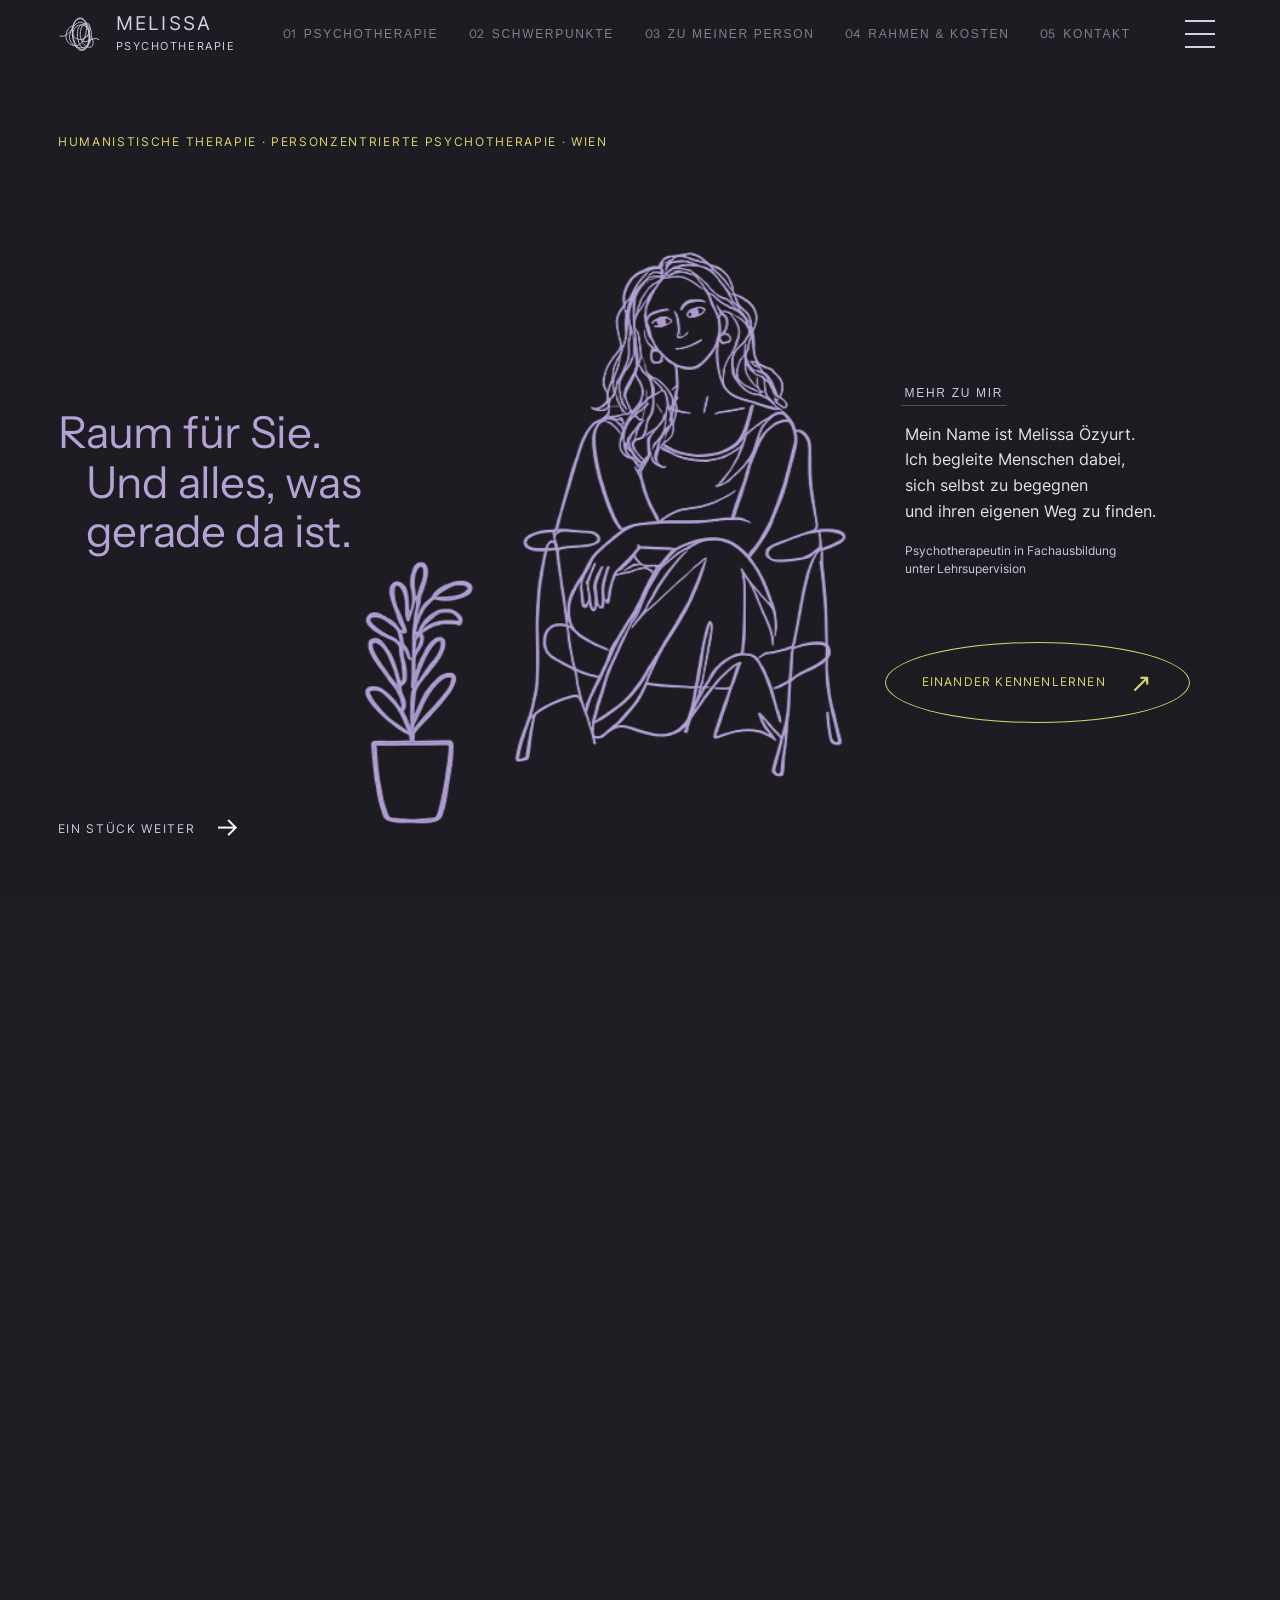
<file: index.html>
<!doctype html><html lang="de"><head><meta charset="UTF-8"><meta name="viewport" content="width=device-width,initial-scale=1"><meta name="description" content="Personzentrierte Psychotherapie für Erwachsene in Wien-Ottakring (1160). Melissa Özyurt, in Fachausbildung unter Lehrsupervision. Erstgespräch anfragen."><meta name="robots" content="index,follow,max-image-preview:large"><meta name="author" content="Melissa Özyurt"><link rel="canonical" href="https://xn--psychotherapie-zyurt-ibc.at/"><meta name="geo.region" content="AT-9"><meta name="geo.placename" content="Wien"><meta name="theme-color" content="#1F1D24"><link rel="icon" href="favicon.svg" type="image/svg+xml"><link rel="icon" href="favicon-32.png" sizes="32x32" type="image/png"><link rel="apple-touch-icon" href="apple-touch-icon.png"><meta property="og:type" content="website"><meta property="og:site_name" content="Melissa Özyurt · Psychotherapie"><meta property="og:locale" content="de_AT"><meta property="og:url" content="https://xn--psychotherapie-zyurt-ibc.at/"><meta property="og:title" content="Psychotherapie in Wien-Ottakring · Melissa Özyurt"><meta property="og:description" content="Raum für Sie. Und alles, was gerade da ist. Personzentrierte Psychotherapie für Erwachsene in Wien."><meta property="og:image" content="https://xn--psychotherapie-zyurt-ibc.at/assets/og-bild.jpg?v=2"><meta property="og:image:width" content="1200"><meta property="og:image:height" content="630"><meta property="og:image:type" content="image/jpeg"><meta property="og:image:alt" content="Gezeichnete Melissa im Sessel neben einer Pflanze, daneben der Satz: Raum für Sie. Und alles, was gerade da ist."><meta name="twitter:card" content="summary_large_image"><meta name="twitter:title" content="Psychotherapie in Wien-Ottakring · Melissa Özyurt"><meta name="twitter:description" content="Raum für Sie. Und alles, was gerade da ist. Personzentrierte Psychotherapie für Erwachsene in Wien."><meta name="twitter:image" content="https://xn--psychotherapie-zyurt-ibc.at/assets/og-bild.jpg?v=2"><title>Psychotherapie in Wien-Ottakring · Melissa Özyurt</title><script type="application/ld+json">{"@context":"https://schema.org","@graph":[{"@type":"WebSite","@id":"https://xn--psychotherapie-zyurt-ibc.at/#website","url":"https://xn--psychotherapie-zyurt-ibc.at/","name":"Melissa Özyurt · Psychotherapie","inLanguage":"de-AT","publisher":{"@id":"https://xn--psychotherapie-zyurt-ibc.at/#praxis"}},{"@type":["MedicalBusiness","LocalBusiness"],"@id":"https://xn--psychotherapie-zyurt-ibc.at/#praxis","name":"Melissa Özyurt · Psychotherapie","description":"Personzentrierte Psychotherapie für Erwachsene in Wien. Einzeltherapie, 50 Minuten.","url":"https://xn--psychotherapie-zyurt-ibc.at/","image":"https://xn--psychotherapie-zyurt-ibc.at/assets/og-bild.jpg","logo":"https://xn--psychotherapie-zyurt-ibc.at/icon-512.png","telephone":"+43 664 5345172","email":"info@psychotherapie-özyurt.at","priceRange":"65 € pro Einheit (50 Minuten)","currenciesAccepted":"EUR","address":{"@type":"PostalAddress","streetAddress":"Hippgasse 26/5","postalCode":"1160","addressLocality":"Wien","addressRegion":"Wien","addressCountry":"AT"},"areaServed":{"@type":"City","name":"Wien"},"availableLanguage":"de","founder":{"@id":"https://xn--psychotherapie-zyurt-ibc.at/#melissa"},"employee":{"@id":"https://xn--psychotherapie-zyurt-ibc.at/#melissa"}},{"@type":"Person","@id":"https://xn--psychotherapie-zyurt-ibc.at/#melissa","name":"Melissa Özyurt","jobTitle":"Psychotherapeutin in Fachausbildung unter Lehrsupervision","image":"https://xn--psychotherapie-zyurt-ibc.at/assets/melissa.webp","worksFor":{"@id":"https://xn--psychotherapie-zyurt-ibc.at/#praxis"},"knowsAbout":["Personzentrierte Psychotherapie","Humanistische Psychotherapie","Psychiatrische Gesundheits- und Krankenpflege"],"alumniOf":[{"@type":"CollegeOrUniversity","name":"Universität Innsbruck"},{"@type":"Organization","name":"Vereinigung Rogerianische Psychotherapie (VRP)"}]}]}</script><link rel="preload" as="image" href="assets/melissa-sitzend-ink.webp" imagesrcset="assets/melissa-sitzend-ink-480.webp 480w, assets/melissa-sitzend-ink.webp 720w" imagesizes="(max-width: 999px) 88vw, 36vw" fetchpriority="high"><link rel="preload" as="font" type="font/woff2" href="assets/fonts/inter-latin-wght-normal.woff2" crossorigin><link rel="preload" as="font" type="font/woff2" href="assets/fonts/instrument-sans-latin-standard-normal.woff2" crossorigin><link rel="stylesheet" href="style.css?v=credit-223"></head><body><div class="page-curtain" aria-hidden="true"></div><noscript><style>.page-curtain{display:none!important}</style></noscript>
<a class="skip" href="#therapie">Zum Inhalt</a><div class="progress" aria-hidden="true"></div>
<header><a class="brand" href="#start" aria-label="MELISSA Psychotherapie – Startseite"><svg viewBox="0 0 60 60" aria-hidden="true"><path d="M3 32 C12 37 24 17 20 18 C9 22 7 42 21 45 C40 51 46 8 32 7 C17 5 17 40 29 49 C43 61 49 23 37 11 C24 -1 15 25 23 43 C31 62 49 49 43 26 C38 7 24 10 18 26 C8 46 41 60 46 36 C51 12 27 8 27 29 C27 47 39 58 43 40 C48 19 32 10 23 22 C13 37 39 45 44 25 C48 9 31 11 31 30 C31 47 50 55 49 40 C48 28 38 31 34 38 C40 45 48 31 57 37"/></svg><span class="brand-wordmark"><span class="brand-name">MELISSA</span><span class="brand-subtitle" aria-label="Psychotherapie"><span aria-hidden="true">P</span><span aria-hidden="true">s</span><span aria-hidden="true">y</span><span aria-hidden="true">c</span><span aria-hidden="true">h</span><span aria-hidden="true">o</span><span aria-hidden="true">t</span><span aria-hidden="true">h</span><span aria-hidden="true">e</span><span aria-hidden="true">r</span><span aria-hidden="true">a</span><span aria-hidden="true">p</span><span aria-hidden="true">i</span><span aria-hidden="true">e</span></span></span></a><button class="menu-toggle" aria-label="Menü" aria-expanded="false" aria-controls="navigation"><span class="menu-bars" aria-hidden="true"><i></i><i></i><i></i></span></button></header>
<nav id="navigation" aria-label="Hauptnavigation" hidden><a href="#therapie"><b class="u">Psychotherapie</b> <small>01</small></a><a href="#schwerpunkte"><b class="u">Schwerpunkte</b> <small>02</small></a><a href="#person"><b class="u">Zu meiner Person</b> <small>03</small></a><a href="#rahmen"><b class="u">Rahmen & Kosten</b> <small>04</small></a><a href="#kontakt"><b class="u">Kontakt</b> <small>05</small></a></nav>
<svg width="0" height="0" aria-hidden="true" style="position:absolute;pointer-events:none"><defs><filter id="photo-palette-grade" color-interpolation-filters="sRGB"><feColorMatrix type="saturate" values="0.7"/><feComponentTransfer><feFuncR type="table" tableValues="0.13 0.36 0.6 0.8 0.93"/><feFuncG type="table" tableValues="0.12 0.33 0.57 0.78 0.92"/><feFuncB type="table" tableValues="0.16 0.38 0.6 0.78 0.9"/></feComponentTransfer></filter><filter id="hero-ink" color-interpolation-filters="sRGB"><feColorMatrix type="matrix" values="0 0 0 0 0.121569  0 0 0 0 0.113725  0 0 0 0 0.141176  0 1.5 0 0 -0.12"/></filter><filter id="video-brand-ink" color-interpolation-filters="sRGB"><feColorMatrix type="matrix" values="0 0 0 0 0.733333  0 0 0 0 0.658824  0 0 0 0 0.866667  0 2 0 0 -0.34"/></filter><filter id="illustration-brand-ink" color-interpolation-filters="sRGB"><feColorMatrix type="matrix" values="0 0 0 0 0.733333  0 0 0 0 0.658824  0 0 0 0 0.866667  0 1.5 0 0 -0.12"/></filter><filter id="portrait-edge-blend" x="-10%" y="-10%" width="120%" height="120%" color-interpolation-filters="sRGB"><feMorphology in="SourceAlpha" operator="erode" radius="0.45" result="trimmed"/><feGaussianBlur in="trimmed" stdDeviation="1.15" result="soft-edge"/><feMorphology in="SourceAlpha" operator="erode" radius="2" result="inner"/><feGaussianBlur in="inner" stdDeviation="1.2" result="inner-soft"/><feComposite in="SourceAlpha" in2="inner-soft" operator="arithmetic" k1="0" k2="1" k3="-1" k4="0" result="edge-band"/><feFlood flood-color="#1F1D24" flood-opacity="0.24" result="purple"/><feComposite in="purple" in2="edge-band" operator="in" result="edge-shade"/><feComposite in="edge-shade" in2="SourceGraphic" operator="atop" result="shaded-photo"/><feComposite in="shaded-photo" in2="soft-edge" operator="in"/></filter></defs></svg><main><section id="start" class="hero"><div class="hero-top"></div><div class="hero-composition"><div class="intro"><a class="oval" href="mailto:info@psychotherapie-özyurt.at?subject=Anfrage%20Erstgespräch"><b class="u">Einander kennenlernen</b> <span>↗</span></a></div><figure class="hero-portrait" tabindex="0" aria-label="Porträt von Melissa"><span class="portrait-sketch"><img src="assets/melissa-sitzend-ink.webp" srcset="assets/melissa-sitzend-ink-480.webp 480w, assets/melissa-sitzend-ink.webp 720w" sizes="(max-width: 999px) 88vw, 36vw" alt="Gezeichnete Melissa, die in einem Sessel neben einer Pflanze sitzt und lächelt" width="720" height="1080" fetchpriority="high"><video class="sketch-video" muted playsinline preload="auto" fetchpriority="high" aria-hidden="true" tabindex="-1"><source src="assets/melissa-setzt-sich-transparent.webm" type="video/webm; codecs=vp9" media="(min-width: 1000px)"><source src="assets/melissa-setzt-sich-transparent-480.webm" type="video/webm; codecs=vp9" media="(max-width: 999px)"><source src="assets/melissa-setzt-sich-farbig-2.mp4" type="video/mp4" media="(min-width: 1000px)"><source src="assets/melissa-setzt-sich-farbig-2-480.mp4" type="video/mp4"></video></span><span class="portrait-photo-layer"><img class="portrait-photo" data-src="assets/melissa-foto-sessel-v7.webp" alt="" aria-hidden="true" width="720" height="1080" decoding="async"></span></figure><p class="portrait-introduction"><small class="portrait-kicker">Humanistische Therapie · Personzentrierte Psychotherapie · Wien</small><a class="portrait-more" href="#person">Mehr zu mir</a><span>Mein Name ist Melissa Özyurt.</span><span>Ich begleite Menschen dabei,</span><span>sich selbst zu begegnen</span><span>und ihren eigenen Weg zu finden.</span></p><p class="credential portrait-credential">Psychotherapeutin in Fachausbildung<br>unter Lehrsupervision</p><h1><span>Raum für Sie.</span><span>Und alles, was</span><span>gerade da ist.</span></h1></div><a class="scroll-cue" href="#therapie"><b class="u">Ein Stück weiter</b> <span aria-hidden="true">↓</span></a></section>
<section class="opening" id="therapie"><span class="eyebrow reveal"><span class="eyebrow-num">01</span><span class="eyebrow-text">Psychotherapie</span></span><h2 class="large reveal">Manchmal wissen wir,<br>was uns belastet.<br><em>Manchmal spüren<br>wir es nur.</em></h2><figure class="opening-illustration reveal"><img src="assets/innere-unruhe-luftiger.webp" srcset="assets/innere-unruhe-luftiger-600.webp 600w, assets/innere-unruhe-luftiger.webp 1111w" sizes="(max-width: 999px) 88vw, 32vw" decoding="async" alt="Hellgrüne Linienzeichnung einer Frau, die ein Knäuel verschlungener Linien vor ihrer Brust hält" width="1111" height="1416" loading="lazy"></figure><div class="offset prose reveal"><p>Manchmal spüren wir nur, dass etwas nicht mehr stimmig ist, bestimmte Muster immer wiederkehren oder wir uns selbst ein Stück weit verloren haben.</p><p>Psychotherapie kann einen Raum bieten, in dem <strong class="key">all das Platz haben darf</strong>.</p></div><div class="thread-art" aria-hidden="true"><svg viewBox="-100 -120 1460 650"><path d="M-40 340C180-80 550 590 697 204S399-45 508 213 1130 440 1060 152 653 145 810 310 1230 200 1260 10"/><path d="M-60 350C200-60 545 570 704 214S410-60 520 208 1150 420 1072 146 650 160 820 320 1240 230 1260 20"/></svg><span>Jeder Weg beginnt<br>mit einer Begegnung.</span></div></section>
<section class="approach light"><span class="eyebrow reveal"><span class="eyebrow-text">Eine Begegnung auf Augenhöhe</span></span><div class="two-column"><h2 class="reveal">Ihr Leben.<br>Ihr Erleben.<br>Ihr eigener Weg.</h2><div class="prose reveal"><p>Ich arbeite nach dem Personzentrierten Ansatz, einer humanistischen Richtung der Psychotherapie nach Carl Rogers. Im Zentrum steht die Überzeugung, dass Menschen die <strong class="key">Fähigkeit zur Entwicklung und Veränderung</strong> in sich tragen und unter unterstützenden Bedingungen ihren eigenen Weg finden können.</p><p>Mir ist wichtig, Menschen nicht auf Symptome, Diagnosen oder einzelne Verhaltensweisen zu reduzieren.</p><p>In der therapeutischen Beziehung sind mir Empathie, Wertschätzung, Authentizität und eine Begegnung auf Augenhöhe besonders wichtig.</p><p>Ich sehe mich dabei als Begleiterin und als Expertin für den therapeutischen Prozess, nicht als Expertin für Ihr Leben. Ich möchte keine fertigen Lösungen vorgeben, sondern <strong class="key">gemeinsam mit Ihnen neugierig darauf schauen</strong>, was sich hinter Gefühlen, Verhaltensweisen und wiederkehrenden Mustern zeigt und was Sie für sich brauchen.</p></div></div></section>
<section id="schwerpunkte" class="focus"><span class="eyebrow reveal"><span class="eyebrow-num">02</span><span class="eyebrow-text">Was Sie mitbringen dürfen</span></span><h2 class="large reveal">Es muss noch<br><em>keinen Namen haben.</em></h2><div class="focus-list" id="focus-list"></div></section>
<section class="confidential-panel"><span class="eyebrow"><span class="eyebrow-text">Vertrauen & Verschwiegenheit</span></span><h2 class="large">Ein Raum.<br>In dem Sie sicher sind.</h2><div class="confidential reveal"><span class="small-symbol">✳</span><div><h3>Ein geschützter Rahmen</h3><p>Meine psychotherapeutische Arbeit unterliegt der <strong class="key">gesetzlichen Verschwiegenheitspflicht</strong>. Im Rahmen meiner Fachausbildung wird sie regelmäßig von erfahrenen PsychotherapeutInnen begleitet. Die Lehrsupervision dient der fachlichen Reflexion und Qualitätssicherung. Auch dabei wird die Verschwiegenheit gewahrt: Inhalte aus therapeutischen Gesprächen werden anonymisiert besprochen.</p></div></div></section><section id="person" class="about light"><span class="eyebrow reveal"><span class="eyebrow-num">03</span><span class="eyebrow-text">Zu meiner Person</span></span><div class="about-grid"><figure class="about-portrait reveal"><img loading="lazy" decoding="async" src="assets/melissa.webp" srcset="assets/melissa-600.webp 600w, assets/melissa.webp 1200w" sizes="(max-width: 999px) 88vw, 34vw" alt="Porträt von Melissa Özyurt, Psychotherapeutin in Wien" width="1200" height="1800"><figcaption>Melissa Özyurt · Wien</figcaption></figure><div class="about-copy"><h2 class="reveal">Ich bin Melissa.<br>Und ich höre zu.</h2><div class="about-columns"><div class="about-column"><div class="prose reveal"><p>Meine beruflichen Wurzeln liegen in der psychiatrischen Gesundheits- und Krankenpflege.</p></div><details><summary>Ausbildung & Qualifikationen <span>+</span></summary><ul><li>Psychotherapeutisches Fachspezifikum – Personzentrierte Psychotherapie<br><small>Vereinigung Rogerianische Psychotherapie (VRP)</small></li><li>Psychotherapeutisches Propädeutikum<br><small>Universität Innsbruck</small></li><li>Sonderausbildung in der psychiatrischen Gesundheits- und Krankenpflege<br><small>fh gesundheit / AZW Innsbruck</small></li><li>Diplomierte Gesundheits- und Krankenpflegerin (DGKP)<br><small>Ausbildungszentrum West für Gesundheitsberufe, Innsbruck</small></li><li>Deeskalationstraining nach ProDeMa®</li></ul></details></div><div class="about-column"><div class="prose reveal"><p>Durch meine mehrjährige klinische Erfahrung im akutpsychiatrischen Bereich – zunächst in Tirol und seit 2024 in Wien – bringe ich einen reichen Erfahrungsschatz mit und durfte in dieser Zeit viele verschiedene Menschen in belastenden Situationen und Krisen begleiten.</p></div><details><summary>Berufliche Erfahrung <span>+</span></summary><ul><li>Seit 2024<br><small>Tätigkeit auf einer akutpsychiatrischen Abteilung in Wien</small></li><li>2019–2024<br><small>Tätigkeit im psychiatrischen Bereich in Tirol</small></li><li>Im Rahmen der Ausbildungen<br><small>Praktische Tätigkeiten und Praktika in unterschiedlichen Bereichen der psychiatrischen und psychosozialen Versorgung</small></li></ul></details></div></div></div></div></section>
<section class="statement"><span class="eyebrow reveal"><span class="eyebrow-text">In Ihrem Tempo</span></span><h2 class="large reveal">Keine fertigen Lösungen.<br><em>Sondern gemeinsam<br>neugierig sein.</em></h2><img class="statement-hands reveal" src="assets/sichere-haende-hell.webp" alt="" aria-hidden="true" width="540" height="320" loading="lazy" decoding="async"></section>
<section id="rahmen" class="conditions light"><span class="eyebrow reveal"><span class="eyebrow-num">04</span><span class="eyebrow-text">Rahmenbedingungen & Kosten</span></span><div class="two-column"><div><h2 class="reveal">Der erste Schritt:<br><em>einander kennenlernen.</em></h2><div class="prose reveal"><p>Das Erstgespräch bietet uns die Möglichkeit, <strong class="key">einander kennenzulernen</strong> und zu schauen, ob eine gemeinsame therapeutische Arbeit für Sie passend sein könnte.</p><p>Dabei können wir Ihr Anliegen, Ihre Erwartungen und offene Fragen besprechen. Gleichzeitig haben Sie die Möglichkeit, einen Eindruck von mir und meiner Arbeitsweise zu bekommen.</p><p>Anschließend können wir gemeinsam entscheiden, ob und in welcher Form eine weitere Zusammenarbeit für Sie passend ist.</p></div><a class="text-link" href="#kontakt">Kontakt aufnehmen ↗</a></div><div class="facts"><div class="fact reveal"><span>Das Setting</span><h3>Einzeltherapie</h3><p>Für Erwachsene. Die Dauer der Psychotherapie orientiert sich an Ihrem Anliegen, Ihren Bedürfnissen und den gemeinsam vereinbarten Zielen.</p></div><div class="fact reveal"><span>Zeit für Ihr Anliegen</span><h3>50 Minuten</h3><p>Pro Therapieeinheit. Die Häufigkeit wird individuell vereinbart, in der Regel wöchentlich oder vierzehntägig.</p></div><div class="fact reveal"><span>Das Honorar</span><h3>65 Euro</h3><p>Pro Therapieeinheit (50 Minuten). Eine Kostenrefundierung durch die gesetzliche Krankenversicherung ist <strong class="key">derzeit nicht möglich</strong>.</p></div><details><summary>Absageregelung <span>+</span></summary><p>Vereinbarte Termine sind verbindlich. Sollten Sie einen Termin nicht wahrnehmen können, bitte ich um eine Absage mindestens <strong class="key">48 Stunden im Voraus</strong>. Bei einer späteren Absage oder bei Nichterscheinen wird das Honorar für die vereinbarte Einheit in Rechnung gestellt.</p></details></div></div></section>
<section id="kontakt" class="contact"><span class="eyebrow reveal"><span class="eyebrow-num">05</span><span class="eyebrow-text">Kontakt</span></span><h2 class="large reveal">Lassen Sie uns<br><em>ins Gespräch kommen.</em></h2><div class="contact-grid"><div><p>Ich freue mich über Ihre Kontaktaufnahme.</p><a class="oval" href="mailto:info@psychotherapie-özyurt.at?subject=Anfrage%20Erstgespräch"><b class="u">Erstgespräch anfragen</b> <span>↗</span></a></div><div><a class="contact-link" href="tel:+436645345172">+43 664 5345172 ↗</a><a class="contact-link email" href="mailto:info@psychotherapie-özyurt.at">info@psychotherapie-özyurt.at ↗</a><p>Hippgasse 26/5<br>1160 Wien</p><a class="text-link" href="https://www.google.com/maps/search/?api=1&query=Hippgasse+26+1160+Wien" target="_blank" rel="noopener">Anfahrt ansehen ↗</a></div></div><footer><div>Melissa Özyurt<br><small>Psychotherapeutin in Fachausbildung unter Lehrsupervision<br>Humanistische Therapie · Personzentrierte Psychotherapie</small></div><div><small class="copyright">© <span data-year>2026</span> Melissa Özyurt<span class="rights"><span class="sep"> · </span>Alle Rechte vorbehalten</span><span class="credit">Website gestaltet von <a href="https://maach.studio" target="_blank" rel="noopener">maach.studio</a></span></small><button data-dialog="imprint">Impressum</button><button data-dialog="privacy">Datenschutz</button><a href="#start" aria-label="Zurück nach oben">↑</a></div></footer></section></main>
<dialog id="legal"><button class="close-dialog" aria-label="Schließen">×</button><div id="legal-content"></div></dialog><script defer src="script.js?v=copyright-84"></script><script defer src="refine.js?v=bewegung-76"></script><script defer src="motion.js?v=linie-123"></script><script defer src="cord.js?v=schnur-9"></script></body></html>
</file>
<file: style.css>
:root{--purple:#1F1D24;--lavender:#D6CFE3;--lime:#BBA8DD;--cream:#EDEBE6;--line:rgba(214,207,227,.28)}*{box-sizing:border-box}html{scroll-behavior:smooth;scroll-padding-top:100px}body{margin:0;background:var(--purple);color:var(--cream);font:17px/1.6 Arial,Helvetica,sans-serif}a{color:inherit;text-decoration:none}button{font:inherit;color:inherit;cursor:pointer}button:focus-visible,a:focus-visible,summary:focus-visible{outline:2px solid var(--lime);outline-offset:7px}::selection{background:var(--lime);color:var(--purple)}.progress{height:3px;background:var(--lime);position:fixed;left:0;top:0;width:0;z-index:100}.skip{position:fixed;left:20px;top:-100px;z-index:101;background:var(--cream);color:var(--purple);padding:10px}.skip:focus{top:10px}header{height:106px;margin:0 4.5%;display:flex;align-items:center;justify-content:space-between;border-bottom:1px solid var(--line);position:relative;z-index:31}.brand{display:flex;align-items:center;gap:15px;color:var(--lavender);font-size:20px;line-height:1.12;letter-spacing:-.5px}.brand svg{width:55px;fill:none;stroke:currentColor;stroke-width:1.7}.header-note{font-size:12px;letter-spacing:.1em}.menu-toggle{background:none;border:0;border-bottom:1px solid var(--lime);padding:0;color:var(--lime);font-size:17px}.menu-toggle span{margin-left:18px;font-size:20px}nav{position:fixed;inset:0;background:var(--purple);padding:140px 12% 60px;z-index:30;overflow:auto}nav:not([hidden]){display:flex;flex-direction:column;justify-content:center}nav a{font:italic clamp(32px,5vw,70px)/1.4 Georgia,serif;color:var(--lavender);border-bottom:1px solid var(--line)}nav a:hover{color:var(--lime)}nav small{font:12px Arial;float:right;margin-top:20px}body.menu-open{overflow:hidden}body.menu-open header{position:fixed;top:0;left:0;right:0}section{padding:100px 9%;position:relative;overflow:hidden}h1,h2,h3,p,figure{margin:0}h2{font:normal clamp(36px,4.2vw,66px)/1.08 Georgia,'Times New Roman',serif;letter-spacing:-.04em}h2 em{font-weight:normal}h3{font-weight:normal}.hero{padding:32px 9% 30px;min-height:850px}.hero-top{display:flex;justify-content:space-between;font-size:11px;line-height:1.5;text-transform:uppercase;letter-spacing:.12em;color:var(--lavender)}.hero-composition{position:relative;min-height:665px;max-width:1350px;margin:auto}.hero-portrait{position:absolute;right:4%;top:47px;width:40%;height:540px;overflow:hidden}.hero-portrait img{width:100%;height:100%;object-fit:cover;object-position:50% 34%;filter:saturate(.75);animation:portraitIn 1.8s ease both}.hero h1{position:absolute;top:50px;left:3%;z-index:2;color:var(--lime);font:italic clamp(65px,7.7vw,124px)/.98 Georgia,serif;letter-spacing:-.065em;pointer-events:none}.hero h1 span{display:block;animation:textIn 1.3s cubic-bezier(.2,.7,.2,1) both}.hero h1 span:nth-child(2){margin-left:8vw;animation-delay:.2s}.intro{position:absolute;top:330px;left:3%;width:36%;font-size:18px;line-height:1.55}.credential{color:var(--lavender);font-size:12px;line-height:1.5;margin-top:20px}.oval{display:inline-flex;justify-content:space-between;align-items:center;gap:20px;border:1px solid var(--lime);color:var(--lime);border-radius:50%;min-height:70px;padding:20px 30px;font-size:12px;text-transform:uppercase;letter-spacing:.08em;transition:.35s;margin-top:28px}.oval:hover{background:var(--lime);color:var(--purple);transform:rotate(-3deg)}.oval span{font-size:22px}.portrait-label{position:absolute;right:4%;top:605px;text-transform:uppercase;letter-spacing:.14em;font-size:10px;color:var(--lavender)}.scroll-cue{display:flex;gap:20px;font-size:11px;text-transform:uppercase;letter-spacing:.12em;align-items:center}.scroll-cue span{font-size:26px}.eyebrow{display:block;font-size:11px;letter-spacing:.13em;text-transform:uppercase;margin-bottom:60px}.large{font-size:clamp(45px,6.8vw,108px);line-height:1.07;letter-spacing:-.045em}.opening{padding-top:100px;color:var(--lavender)}.opening h2 em{color:var(--lime)}.prose p+p{margin-top:22px}.prose{font-size:17px;line-height:1.7}.offset{margin:60px 0 20px 53%;max-width:460px}.thread-art{height:400px;position:relative;margin:0 -11% -65px}.thread-art svg{height:100%;width:100%;fill:none;stroke:var(--lime);stroke-width:1;opacity:.6}.thread-art span{position:absolute;top:35%;left:16%;font:italic 35px/1.1 Georgia;color:var(--cream)}.light{background:var(--cream);color:var(--purple)}.two-column{display:grid;grid-template-columns:1fr 1fr;gap:11%}.approach h2{position:sticky;top:100px;line-height:1.25}.approach strong{font-weight:700}.focus{background:var(--lavender);color:var(--purple);padding-bottom:90px}.focus .eyebrow{margin-bottom:35px}.focus h2{margin-bottom:70px;line-height:1.24}.focus-list{margin-left:28%}details{border-top:1px solid currentColor;padding:18px 0}summary{list-style:none;cursor:pointer;display:flex;align-items:center;justify-content:space-between;gap:20px;font-size:20px;line-height:1.3}summary::-webkit-details-marker{display:none}summary span{font-size:26px;font-weight:normal;transition:transform .25s}details[open] summary span{transform:rotate(45deg)}details p{margin:20px 0 10px;max-width:600px;font-size:16px}details ul{padding-left:18px}details li{margin:15px 0;font-size:15px}details small{font-size:13px;opacity:.75}.focus-list details:last-child{border-bottom:1px solid}.focus-list summary{font:normal clamp(22px,2.4vw,34px)/1.25 Georgia}.focus-list .number{font:10px Arial;margin-right:20px;opacity:.6}.confidential{display:grid;grid-template-columns:90px 1fr;max-width:700px;margin:85px 0 0}.small-symbol{font-size:58px;line-height:1}.confidential h3{font:28px Georgia;margin-bottom:18px}.confidential p{font-size:14px;line-height:1.8}.about-grid{display:grid;grid-template-columns:42% 1fr;gap:12%}.about-portrait{padding-top:70px}.about-portrait img{width:100%;height:560px;object-fit:cover;object-position:center 25%;border-radius:48% 48% 0 0}.about-portrait figcaption{font-size:10px;letter-spacing:.1em;text-transform:uppercase;margin-top:15px}.about h2{margin-bottom:35px;line-height:1.24}.about .prose{margin-bottom:40px}.statement{padding:145px 9% 175px;color:var(--lavender);text-align:center}.statement em{color:var(--lime)}.statement .eyebrow{margin-bottom:40px}.orbit{position:absolute;bottom:10px;width:45%;height:140px;left:28%;fill:none;stroke:var(--lime);stroke-width:.7}.conditions h2{margin-bottom:35px}.conditions .prose{font-size:16px}.text-link{display:inline-block;border-bottom:1px solid;margin-top:28px;font-size:13px}.facts{padding-top:5px}.fact{padding:0 0 30px;margin-bottom:30px;border-bottom:1px solid #1F1D2444}.fact span{font-size:11px;text-transform:uppercase;letter-spacing:.08em}.fact h3{font:50px Georgia;letter-spacing:-.04em;margin:10px 0}.fact p{font-size:15px;line-height:1.7}.facts details{border-top:0;padding-top:0}.contact{padding-bottom:30px}.contact h2{color:var(--lavender);margin-bottom:65px}.contact h2 em{color:var(--lime)}.contact-grid{display:grid;grid-template-columns:1fr 1fr;gap:11%;margin-bottom:110px}.contact-link{display:block;font:26px/1.6 Georgia}.contact-link.email{font-size:clamp(15px,1.8vw,25px);margin:6px 0 25px;overflow-wrap:anywhere}footer{border-top:1px solid var(--line);padding-top:25px;display:flex;justify-content:space-between;font-size:15px}footer small{font-size:10px;color:var(--lavender);line-height:1.5;display:block;margin-top:8px}footer button{background:none;border:0;font-size:11px;margin-right:18px;padding:0}footer a{font-size:28px}dialog{background:var(--cream);color:var(--purple);border:0;padding:50px;max-width:650px;width:90%;max-height:85vh}dialog::backdrop{background:#0d0c10cf;backdrop-filter:blur(8px)}dialog h2{font-size:35px;margin-bottom:25px}dialog p{margin-top:20px;font-size:15px}.close-dialog{position:absolute;right:20px;top:10px;border:0;background:none;font-size:30px}.reveal{opacity:1}.js-motion .reveal{opacity:0;transform:translateY(40px);transition:opacity 1s,transform 1.2s cubic-bezier(.2,.7,.2,1)}.js-motion .reveal.visible{opacity:1;transform:translateY(0)}@keyframes textIn{from{opacity:0;transform:translateY(45px)}to{opacity:1;transform:translateY(0)}}@keyframes portraitIn{from{transform:scale(1.1);opacity:0}to{transform:scale(1);opacity:1}}@media(min-width:1600px){section{padding-left:max(9%,calc((100vw - 1400px)/2));padding-right:max(9%,calc((100vw - 1400px)/2))}.hero h1{font-size:125px}}@media(max-width:800px){header{height:90px;margin:0 6%}.header-note{display:none}section{padding:75px 7%}.hero{padding:28px 7% 30px;min-height:990px}.hero-top{font-size:9px;gap:20px}.hero-top span:last-child{text-align:right}.hero-composition{min-height:820px}.hero-portrait{top:60px;right:0;width:72%;height:430px}.hero h1{top:80px;left:-1%;font-size:clamp(54px,9.5vw,78px);line-height:1.02}.hero h1 span:nth-child(2){margin-left:0;max-width:400px}.intro{top:540px;left:0;width:90%;font-size:18px}.portrait-label{top:505px;right:0}.eyebrow{margin-bottom:35px}.large{font-size:clamp(42px,8.6vw,65px)}.offset{margin:40px 0 0 20%}.two-column{grid-template-columns:1fr;gap:40px}.approach h2{position:static}.thread-art{height:300px}.thread-art span{font-size:25px;left:12%}.focus-list{margin-left:0}.focus h2{margin-bottom:45px}.confidential{grid-template-columns:60px 1fr}.small-symbol{font-size:40px}.about-grid{grid-template-columns:1fr;gap:50px}.about-portrait{padding-top:0;width:80%;max-width:420px}.about-portrait img{height:420px}.about h2{font-size:45px}.statement{padding:100px 5% 150px}.orbit{width:80%;left:10%}.contact-grid{grid-template-columns:1fr;gap:50px;margin-bottom:65px}.contact h2{margin-bottom:45px}.contact-link{font-size:25px}.contact-link.email{font-size:20px}footer{gap:25px;flex-direction:column}footer>div:last-child{display:flex;align-items:center;justify-content:space-between}.prose{font-size:16px}}@media(prefers-reduced-motion:reduce){html{scroll-behavior:auto}*,*::before,*::after{animation:none!important;transition:none!important}.js-motion .reveal{opacity:1;transform:none}}
/* Reference motion: chapter track, individual type, image layers and curtain. */
html{overflow-x:hidden}.progress{width:100%;transform:scaleX(var(--chapter-progress,0));transform-origin:left center;transition:none}.page-curtain{position:fixed;inset:0;background:var(--lavender);z-index:200;pointer-events:none}.motion-word{display:inline-block;white-space:nowrap}.motion-letter{display:inline-block}.hero h1>span{animation:none}.hero-portrait img{animation:none}.motion-ready .motion-reveal{opacity:0;transform:translateY(50px);transition:opacity 1.5s cubic-bezier(.165,.84,.44,1),transform 2s cubic-bezier(.165,.84,.44,1)}.motion-ready .motion-reveal.visible{opacity:1;transform:none}.story-line{display:block;white-space:nowrap}.confidential-panel{background:var(--lavender);color:var(--purple)}.confidential-panel .confidential{margin-top:50px}.confidential-panel .large{font-size:clamp(45px,5.8vw,86px);line-height:1.24}.thread-art path{will-change:stroke-dashoffset}.hero h1,.hero-portrait img,.story-line{will-change:translate}.about-portrait{overflow:hidden}.about-portrait img{will-change:transform}.oval{position:relative;isolation:isolate;overflow:hidden;transition:color .8s cubic-bezier(.87,0,.13,1)}.oval::before{content:'';position:absolute;inset:-50% -15%;border-radius:50%;background:var(--lime);z-index:-1;transform:translateY(115%);transition:transform 1s cubic-bezier(.87,0,.13,1)}.oval:hover{transform:none;background:transparent;color:var(--purple)}.oval:hover::before{transform:translateY(0)}nav:not([hidden]){animation:menuReveal .75s cubic-bezier(.87,0,.13,1) both}nav:not([hidden]) a{animation:menuItemIn 1s cubic-bezier(.165,.84,.44,1) both}nav a:nth-child(2){animation-delay:.08s}nav a:nth-child(3){animation-delay:.16s}nav a:nth-child(4){animation-delay:.24s}nav a:nth-child(5){animation-delay:.32s}nav.is-closing{animation:menuClose .65s cubic-bezier(.87,0,.13,1) both;pointer-events:none}.brand svg{animation:slowTurn 45s linear infinite}.scroll-cue span{animation:scrollNudge 2.5s ease-in-out infinite}@keyframes menuReveal{from{clip-path:ellipse(10% 0 at 95% 0)}to{clip-path:ellipse(160% 160% at 95% 0)}}@keyframes menuClose{from{clip-path:ellipse(160% 160% at 95% 0)}to{clip-path:ellipse(10% 0 at 95% 0)}}@keyframes menuItemIn{from{opacity:0;transform:translateY(55px)}to{opacity:1;transform:none}}@keyframes slowTurn{to{rotate:360deg}}@keyframes scrollNudge{0%,100%{translate:0 0}50%{translate:0 7px}}
.horizontal-story{overflow-x:clip}.horizontal-story header{position:fixed;top:0;left:0;right:0;margin:0;height:70px;padding:0 4.5%;background:#1F1D24e8;backdrop-filter:blur(12px)}.horizontal-story .brand{font-size:17px}.horizontal-story .brand svg{width:43px}.horizontal-story main{position:fixed;inset:0 auto auto 0;display:flex;width:max-content;height:100dvh;will-change:transform}.horizontal-story main>section{flex:none;height:100dvh;min-height:0;padding:110px 7vw 50px;width:100vw;overflow:hidden}.horizontal-story .eyebrow{margin-bottom:35px}.horizontal-story .large{font-size:clamp(54px,6.5vw,105px)}.horizontal-story .hero{display:flex;flex-direction:column}.horizontal-story .hero-top{flex:none}.horizontal-story .hero-composition{width:100%;height:auto;min-height:0;flex:1}.horizontal-story .hero h1{top:30px;left:0;font-size:clamp(65px,7.7vw,122px)}.horizontal-story .hero-portrait{right:3%;top:30px;width:42%;height:calc(100% - 55px)}.horizontal-story .intro{left:0;top:auto;bottom:25px;width:36%;font-size:clamp(14px,1.3vw,19px);line-height:1.5}.horizontal-story .credential{margin-top:14px;font-size:11px}.horizontal-story .oval{margin-top:18px;min-height:60px;padding:16px 26px;font-size:10px}.horizontal-story .portrait-label{top:auto;bottom:0;right:3%}.horizontal-story .scroll-cue{flex:none;margin-top:12px}.horizontal-story .scroll-cue span{display:inline-block;rotate:-90deg}.horizontal-story .opening{width:185vw;padding-right:7vw}.horizontal-story .opening .eyebrow{position:absolute;top:110px}.horizontal-story .opening h2{position:absolute;top:25vh;left:14vw;font-size:7vw;line-height:1.13}.horizontal-story .opening .offset{position:absolute;left:115vw;top:30vh;margin:0;width:40vw;max-width:600px;font-size:clamp(16px,1.5vw,22px)}.horizontal-story .thread-art{position:absolute;bottom:0;left:0;width:185vw;height:40vh;margin:0;pointer-events:none}.horizontal-story .thread-art span{left:68%;top:60%;font-size:2.2vw}.horizontal-story .approach{width:155vw}.horizontal-story .two-column{grid-template-columns:40vw 1fr;gap:10vw}.horizontal-story .approach h2{position:static;font-size:5.5vw}.horizontal-story .approach .prose{column-count:2;column-gap:4vw;font-size:clamp(15px,1.25vw,19px);line-height:1.7}.horizontal-story .approach .prose p{break-inside:avoid}.horizontal-story .focus{width:125vw}.horizontal-story .focus h2{position:absolute;top:27vh;left:7vw;width:43vw;font-size:5vw}.horizontal-story .focus-list{position:absolute;top:20vh;left:60vw;width:55vw;margin:0}.horizontal-story .focus-list summary,.horizontal-story .plain-topic{font-size:clamp(22px,2vw,32px)}.horizontal-story .focus-list details,.horizontal-story .plain-topic{padding:15px 0}.horizontal-story .focus-list details p{font-size:14px;margin:12px 0 3px;line-height:1.5}.horizontal-story .focus-list:has(details[open]){max-height:72vh;overflow-y:auto;padding-right:10px;scrollbar-width:thin}.horizontal-story .confidential-panel{width:105vw;display:flex;flex-direction:column;justify-content:center}.horizontal-story .confidential-panel .eyebrow{position:absolute;top:110px}.horizontal-story .confidential-panel h2{font-size:6vw}.horizontal-story .confidential-panel .confidential{margin:40px 0 0 25vw;max-width:60vw;grid-template-columns:7vw 1fr}.horizontal-story .confidential-panel .confidential h3{display:none}.horizontal-story .confidential-panel .confidential p{font-size:clamp(15px,1.3vw,20px)}.horizontal-story .about{width:165vw}.horizontal-story .about-grid{grid-template-columns:32vw 1fr;gap:10vw}.horizontal-story .about-portrait{padding:0}.horizontal-story .about-portrait img{height:calc(100vh - 220px);border-radius:46% 46% 0 0}.horizontal-story .about h2{font-size:4.5vw;margin-bottom:25px}.horizontal-story .about .prose{column-count:2;column-gap:4vw;max-width:85vw;font-size:clamp(15px,1.25vw,19px);margin-bottom:25px}.horizontal-story .about .prose p{break-inside:avoid}.horizontal-story .about details{display:inline-block;vertical-align:top;width:40vw;margin-right:3vw}.horizontal-story .about details summary{font-size:20px}.horizontal-story .about details ul{max-height:28vh;overflow-y:auto;scrollbar-width:thin}.horizontal-story .statement{width:130vw;display:flex;flex-direction:column;justify-content:center}.horizontal-story .statement .eyebrow{margin-top:-45px}.horizontal-story .statement .large{font-size:6.5vw}.horizontal-story .statement .orbit{bottom:30px;height:17vh;left:30%;width:40%}.horizontal-story .conditions{width:155vw}.horizontal-story .conditions .two-column{grid-template-columns:50vw 1fr;gap:12vw}.horizontal-story .conditions h2{font-size:4.2vw;margin-bottom:25px}.horizontal-story .conditions .prose{font-size:clamp(15px,1.25vw,19px);line-height:1.6}.horizontal-story .conditions .prose p+p{margin-top:15px}.horizontal-story .facts{display:grid;grid-template-columns:1fr 1fr;gap:30px 4vw}.horizontal-story .fact{padding-bottom:15px;margin-bottom:0}.horizontal-story .fact h3{font-size:43px}.horizontal-story .fact p{font-size:15px}.horizontal-story .facts details{align-self:start;margin-top:0}.horizontal-story .facts summary{font-size:20px}.horizontal-story .facts details p{font-size:14px}.horizontal-story .contact{width:110vw}.horizontal-story .contact h2{font-size:6vw;margin-bottom:35px}.horizontal-story .contact-grid{margin-bottom:35px;gap:8vw}.horizontal-story .contact-link{font-size:25px}.horizontal-story footer{padding-top:20px}.horizontal-story .contact .contact-grid p{font-size:15px}.horizontal-story .motion-reveal{transform:translateX(70px)}.horizontal-story .motion-reveal.visible{transform:none}@media(min-width:1000px) and (max-height:740px){.horizontal-story main>section{padding-top:100px;padding-bottom:35px}.horizontal-story .eyebrow{margin-bottom:25px}.horizontal-story .about .prose{font-size:15px;line-height:1.6}.horizontal-story .about h2{font-size:4vw}.horizontal-story .contact h2{font-size:5.5vw}.horizontal-story .conditions h2{font-size:3.8vw}.horizontal-story .contact-grid{margin-bottom:25px}.horizontal-story .focus-list{top:18vh}.horizontal-story .focus-list details,.horizontal-story .plain-topic{padding:11px 0}.horizontal-story .hero h1{font-size:min(7.3vw,100px)}.horizontal-story .intro{font-size:15px}}
@media(max-width:999px){.story-line{white-space:normal}.confidential-panel .confidential{margin-top:35px}.motion-letter{will-change:auto}}@media(prefers-reduced-motion:reduce){.page-curtain{display:none}.motion-ready .motion-reveal{opacity:1;transform:none}.story-line{opacity:1!important;translate:none!important}.brand svg,.scroll-cue span{animation:none}.motion-word,.motion-letter{transform:none!important;opacity:1!important}.hero-portrait img{translate:none!important;scale:none!important}}
.hero h1 .motion-word,.hero h1 .motion-letter{display:inline-block;margin-left:0;animation:none}.hero h1 .motion-word{white-space:nowrap}.hero h1 .motion-word:nth-child(2),.hero h1 .motion-letter:nth-child(2){margin-left:0;animation:none}

/* Keep the supplied portrait uncropped at every breakpoint. */
.about-portrait{overflow:visible}
.about-portrait img,.horizontal-story .about-portrait img{display:block;width:100%;height:auto;max-height:none;aspect-ratio:2 / 3;object-fit:contain;object-position:center top;border-radius:0;transform:none;will-change:auto}
.horizontal-story .about-portrait img{width:auto;max-width:100%;height:calc(100dvh - 235px);aspect-ratio:2 / 3}

/* Include the full Bezier loops and keep the SVG inside its section. */
.thread-art{margin-bottom:0}
.thread-art svg{display:block;overflow:visible}
.horizontal-story .thread-art{bottom:24px;height:34vh}

/* Show the complete start portrait without cover cropping or zoom. */
.hero-portrait img,.horizontal-story .hero-portrait img{object-fit:contain;object-position:center top;transform:none;translate:none;scale:1;will-change:auto}

/* Fine continuous threads connect the therapy chapters to the contact section. */
main>section{isolation:isolate}
.journey-line{position:absolute;right:0;top:0;width:30px;height:100%;z-index:-1;pointer-events:none;overflow:visible;fill:none;stroke:var(--lime);opacity:1}
.journey-line path{stroke-width:.8;vector-effect:non-scaling-stroke}
.light>.journey-line,.focus>.journey-line,.confidential-panel>.journey-line{stroke:var(--purple);opacity:1}
.horizontal-story .journey-line{inset:auto 0 0;width:100%;height:170px}
.horizontal-story .thread-art svg{visibility:hidden}
@media(prefers-reduced-motion:reduce){.journey-line path{stroke-dashoffset:0!important}}

/* The supplied drawing accompanies the opening chapter in the brand palette. */
.opening-illustration{width:min(80%,400px);margin:45px auto}
.opening-illustration img{display:block;width:100%;height:auto;object-fit:contain}
.horizontal-story .opening{width:220vw}
.horizontal-story .opening-illustration{position:absolute;left:94vw;top:18vh;width:36vw;height:65vh;margin:0}
.horizontal-story .opening-illustration img{width:100%;height:100%;object-fit:contain}
.horizontal-story .opening .offset{left:146vw;width:43vw}
.horizontal-story .opening .thread-art{width:220vw}

.opening-illustration img{filter:url(#illustration-brand-ink)}

/* The drawn strand flows directly into the continuing website cord. */
.thread-art svg{visibility:hidden}
.opening>.journey-line{opacity:1}
.opening>.journey-line path{stroke-width:1.05;stroke-linecap:round;stroke-linejoin:round}

.opening-illustration.motion-reveal,.horizontal-story .opening-illustration.motion-reveal{transform:none}

.horizontal-story .thread-art span{top:22%}

/* A solid strand replaces the two hollow outlines. */
.journey-line path:first-child,.opening>.journey-line path:first-child{stroke-width:2.8;stroke-linecap:round;stroke-linejoin:round}
.journey-line path:nth-child(2){visibility:hidden}

.brand svg{stroke-width:1.2;stroke-linecap:round;stroke-linejoin:round}

.brand svg{stroke-width:1.2;stroke-linecap:round;stroke-linejoin:round}

.opening>.journey-line path.cord-ribbon{fill:var(--lime);stroke:none}

.brand-wordmark{display:flex;flex-direction:column;gap:4px}.brand-name{font-size:19px;line-height:1.1;letter-spacing:.12em}.brand-subtitle{font-size:11px;line-height:1.2;letter-spacing:.045em}

.brand-wordmark{display:grid;grid-template-columns:max-content;gap:4px}.brand-name{margin-right:-.12em}.brand-subtitle{display:flex;justify-content:space-between;width:100%;letter-spacing:0}.brand-subtitle>span{display:block}

.hero-portrait img{filter:url(#illustration-brand-ink)}
/* Give the portrait its own space beside the headline and below it on phones. */
.horizontal-story .hero h1{top:55px;font-size:7.2vw;line-height:1.04;max-width:60%}
.horizontal-story .hero h1>span{white-space:nowrap}
.horizontal-story .hero h1>span:nth-child(2){margin-left:2vw}
.horizontal-story .hero-portrait{right:0;top:20px;width:40%;height:calc(100% - 25px)}
.horizontal-story .intro{bottom:35px;width:40%}
@media(max-width:999px){
 .hero{min-height:0}
 .hero-composition{min-height:930px}
 .hero h1{top:20px;left:0;font-size:clamp(44px,11.5vw,82px);line-height:1.06;letter-spacing:-.045em;width:100%}
 .hero h1>span:nth-child(2){margin-left:0;max-width:none}
 .hero-portrait{top:150px;left:50%;right:auto;translate:-50% 0;width:85%;height:430px}
 .intro{top:620px;left:0;width:100%}
}

/* Introduction beneath the portrait, revealed one line at a time. */
.portrait-introduction{position:absolute;margin:0;color:var(--cream);font:15px/1.6 Arial,Helvetica,sans-serif;right:0;bottom:5px;width:45%}.portrait-introduction span{display:block}.horizontal-story .hero-portrait{height:calc(100% - 135px)}
@media(max-width:999px){.portrait-introduction{top:605px;bottom:auto;right:7.5%;width:85%;font-size:15px}.hero-composition{min-height:1080px}.intro{top:790px}}

/* Qualification stays with the introduction beneath the portrait. */
.portrait-credential{position:absolute;right:0;bottom:0;width:45%;margin:0;color:var(--lavender);font-size:12px;line-height:1.5}.horizontal-story .portrait-introduction{bottom:65px}.horizontal-story .hero-portrait{height:calc(100% - 195px)}
@media(max-width:999px){.portrait-credential{top:735px;right:7.5%;bottom:auto;width:85%;font-size:13px}.intro{top:835px}.hero-composition{min-height:1120px}}

/* The welcome line belongs directly above the invitation. */
.hero-top{justify-content:flex-end}.intro .cta-introduction{color:var(--lavender);font:11px/1.5 Arial,Helvetica,sans-serif;letter-spacing:.12em;text-transform:uppercase;margin:0 0 22px}
@media(max-width:999px){.intro .cta-introduction{font-size:11px}}

/* Align the therapy descriptor with the left edge of the hero. */
.hero-top{width:100%;justify-content:flex-start;text-align:left}.hero-top>span{margin-left:0;text-align:left}

/* A shared left edge and tighter top spacing balance the headline. */
.horizontal-story .hero h1{top:30px;left:0;line-height:1.08}.horizontal-story .hero h1>span:nth-child(2){margin-left:0}
@media(max-width:999px){.hero h1{top:8px;left:0;line-height:1.08}.hero h1>span:nth-child(2){margin-left:0}}

/* Center the introduction and qualification beneath the portrait. */
.portrait-introduction,.portrait-credential{text-align:center}.horizontal-story .portrait-introduction,.horizontal-story .portrait-credential{width:40%;right:0}.horizontal-story .portrait-introduction{bottom:58px}.horizontal-story .portrait-credential{bottom:12px}
@media(max-width:999px){.portrait-introduction,.portrait-credential{left:50%;right:auto;translate:-50% 0;width:85%;max-width:580px}.portrait-credential{top:720px}}

/* Qualification above the personal introduction. */
.horizontal-story .portrait-credential{bottom:110px}.horizontal-story .portrait-introduction{bottom:0}
@media(max-width:999px){.portrait-credential{top:605px}.portrait-introduction{top:675px}}

/* Stagger the second headline line as in the supplied reference. */
.hero h1>span:nth-child(2),.horizontal-story .hero h1>span:nth-child(2){margin-left:.35em}

/* Swap the two desktop hero columns without mirroring their contents. */
.horizontal-story .hero-portrait{left:0;right:auto;width:36%}.horizontal-story .portrait-introduction,.horizontal-story .portrait-credential{left:0;right:auto;width:36%}.horizontal-story .hero h1{left:40%;max-width:60%;font-size:6.5vw}.horizontal-story .intro{left:40%;right:auto;width:60%}

/* Static, left-aligned portrait copy. */
.portrait-introduction,.portrait-credential{text-align:left}.portrait-introduction span{opacity:1;transform:none}

/* Qualification follows the white introduction. */
.horizontal-story .portrait-introduction{bottom:62px}.horizontal-story .portrait-credential{bottom:0}
@media(max-width:999px){.portrait-introduction{top:605px}.portrait-credential{top:755px}.intro{top:850px}}

/* Place the next-chapter invitation on the right. */
.hero .scroll-cue,.horizontal-story .hero .scroll-cue{left:auto;right:7%;justify-content:flex-end;text-align:right}

/* Lower both text groups while keeping their internal spacing. */
.horizontal-story .portrait-introduction,.horizontal-story .portrait-credential,.horizontal-story .intro{transform:translateY(40px)}
@media(max-width:999px){.portrait-introduction{top:645px}.portrait-credential{top:795px}.intro{top:890px}.hero-composition{min-height:1160px}}

/* Use a centered arrow drawing rather than a font baseline. */
.hero .scroll-cue span{position:relative;top:-3px}

/* Larger main headline, preserving the staggered two-line layout. */
.horizontal-story .hero h1{font-size:7.2vw}
@media(max-width:999px){.hero h1{font-size:clamp(48px,12.5vw,90px)}}

/* A subtle left and downward adjustment to the portrait. */
.horizontal-story .hero-portrait{left:-24px;top:48px}
@media(max-width:999px){.hero-portrait{left:calc(50% - 18px);top:174px}}

/* Match the welcome line to the portrait bottom edge. */
.horizontal-story .intro{bottom:auto;transform:none}

/* Align the inset second headline line with the invitation below. */
.horizontal-story .hero h1{left:calc(40% - .35em)}

/* Increase size while keeping the second line anchored to the invitation. */
.horizontal-story .hero h1{font-size:7.8vw;left:40%}.horizontal-story .hero h1>span:nth-child(1){margin-left:-.65em}.horizontal-story .hero h1>span:nth-child(2){margin-left:0}
@media(max-width:999px){.hero h1{font-size:clamp(50px,13.2vw,96px)}.hero h1>span:nth-child(1){position:relative;left:-.2em}}

/* Mobile layout uses content flow so text and images cannot overlap. */
@media(max-width:999px){
 header{height:82px;margin:0 6%}.brand{gap:10px}.brand svg{width:40px}.brand-name{font-size:18px}.menu-toggle{font-size:14px}.menu-toggle span{margin-left:10px}
 .hero{padding:28px 7% 38px;min-height:0}.hero-top{font-size:9px;line-height:1.65;max-width:38em;margin-bottom:32px}.hero-top span:last-child{text-align:left}
 .hero-composition{display:grid;grid-template-columns:minmax(0,1fr);min-height:0;height:auto;max-width:580px;gap:0}
 .hero h1{grid-row:1;position:relative;inset:auto;margin:0 0 32px;width:100%;max-width:none;font-size:clamp(32px,9.3vw,76px);line-height:1.12;letter-spacing:-.055em;translate:none!important}
 .hero h1>span{white-space:nowrap}.hero h1>span:nth-child(1){position:static;margin-left:0;left:auto}.hero h1>span:nth-child(2){margin-left:.22em}
 .hero-portrait{grid-row:2;position:relative;inset:auto;translate:none;width:88%;max-width:360px;height:auto;aspect-ratio:2/3;margin:0 auto 28px}
 .hero-portrait img{display:block;width:100%;height:auto;object-fit:contain}
 .portrait-introduction{grid-row:3}.portrait-credential{grid-row:4}.intro{grid-row:5}
 .portrait-introduction,.portrait-credential,.intro{position:static;inset:auto;translate:none;transform:none;width:100%;max-width:none;text-align:left}
 .portrait-introduction{font-size:16px;line-height:1.6;margin:0}.portrait-introduction span{display:block}
 .portrait-credential{font-size:12px;line-height:1.65;margin:20px 0 0}
 .intro{margin-top:38px}.intro .cta-introduction{margin-bottom:18px;font-size:10px;line-height:1.7}
 .intro .oval{width:min(100%,320px);margin-top:0;min-height:72px;padding:20px 24px;font-size:11px}
 .hero .scroll-cue{margin-top:36px;justify-content:flex-end;gap:16px}
 section{padding:68px 7%}.offset{margin:32px 0 0;max-width:540px}.opening-illustration{width:min(88%,360px);margin:36px auto}.thread-art{height:140px;margin-top:24px}.thread-art span{font-size:22px;top:20%;left:10%}
 .about-portrait{width:100%;max-width:380px;margin:auto}.about-grid{gap:36px}.two-column{gap:32px}.large{font-size:clamp(36px,8.6vw,64px)}.about h2{font-size:clamp(36px,8vw,52px)}
 .confidential-panel .confidential{grid-template-columns:40px 1fr;gap:14px}.confidential-panel .large{font-size:clamp(36px,8.6vw,64px)}.confidential p{line-height:1.7}
 .contact-link.email{font-size:clamp(16px,4.3vw,23px)}.focus-list summary{font-size:25px}.statement{padding:80px 7% 140px}
 nav{padding:110px 7% 35px}nav a{font-size:clamp(28px,7vw,48px)}nav small{font-size:10px}dialog{padding:40px 24px}
}

@media(min-width:801px) and (max-width:999px){.header-note{display:none}.two-column,.about-grid,.contact-grid{grid-template-columns:1fr}.focus-list{margin-left:0}.approach h2{position:static}}

/* Fine horizontal adjustment to the portrait. */
.horizontal-story .hero-portrait{left:-32px}
@media(max-width:999px){.hero-portrait{left:-8px}}

/* Shift the right hero group together, preserving its shared edge. */
.horizontal-story .hero h1,.horizontal-story .intro{left:calc(40% - 24px)}

/* The menu button follows the full height of the brand mark. */
.menu-toggle{display:inline-flex;align-items:center;justify-content:center;align-self:center;line-height:1;box-sizing:border-box}.menu-toggle span{display:inline-flex;align-items:center;line-height:1}

/* More leftward space for the portrait on desktop screens. */
.horizontal-story .hero-portrait{left:-64px}

/* Balance mobile typography around the portrait. */
@media(max-width:999px){
 .hero h1{text-align:center;margin-bottom:24px;font-size:clamp(31px,9.1vw,72px);line-height:1.14}
 .hero h1>span:nth-child(1),.hero h1>span:nth-child(2){margin-left:0}
 .hero-portrait{margin-bottom:24px}
 .portrait-introduction,.portrait-credential{width:calc(100% - 12px);max-width:32ch;margin-left:auto;margin-right:auto}
 .portrait-introduction{font-size:clamp(15px,4.1vw,20px);line-height:1.65}
 .portrait-introduction>span:first-of-type{margin-bottom:12px}
 .portrait-credential{max-width:42ch;margin-top:18px}
}

@media(max-width:999px){.portrait-introduction,.portrait-credential{max-width:18rem}}

/* A single mobile column connects introduction, credentials and invitation. */
@media(max-width:999px){
 .hero-composition .intro{width:calc(100% - 12px);max-width:18rem;margin:28px auto 0}
 .intro .cta-introduction{font-size:10px;line-height:1.7;margin:0 0 18px}
 .intro .oval{display:flex;width:100%;min-height:66px;padding:18px 21px;font-size:10px;letter-spacing:.06em}
 .hero .scroll-cue{width:calc(100% - 12px);max-width:18rem;margin:30px auto 0;justify-content:center;text-align:center;gap:14px;font-size:10px}
 .hero .scroll-cue span{font-size:23px;top:0}
 .portrait-credential{margin-top:16px}
 .hero{padding-bottom:24px}
}

/* Preserve the desktop headline stagger on smaller screens. */
@media(max-width:999px){
 .hero h1{width:max-content;max-width:100%;justify-self:center;font-size:clamp(33px,10vw,80px);text-align:center}
 .hero h1>span:nth-child(1){text-align:left;margin-left:-.65em}
 .hero h1>span:nth-child(2){text-align:center;margin-left:0}
}

/* Responsive copy width and a truly centered mobile button label. */
@media(max-width:999px){
 .portrait-introduction,.portrait-credential,.hero-composition .intro{width:94%;max-width:34rem}
 .portrait-introduction{font-size:clamp(15px,4vw,20px);line-height:1.6}
 .intro .oval{justify-content:center;text-align:center;padding:18px 42px;min-height:70px;font-size:10px;letter-spacing:.04em}
 .intro .oval>span{position:absolute;right:18px;top:50%;transform:translateY(-50%);font-size:22px;line-height:1}
 .hero .scroll-cue{max-width:34rem;width:94%}
}

/* Give the cord more vertical room to travel through the whitespace. */
.horizontal-story .journey-line{height:clamp(250px,40vh,380px)}

.horizontal-story .thread-art span{top:-8%;left:62%}

.horizontal-story .thread-art span{top:-18%;background:var(--purple);padding:4px 10px}


/* Keep the real photo pixels and use the generated extraction only as alpha. */
.portrait-sketch,.portrait-photo-layer{display:block;position:absolute;inset:0;width:100%;height:100%;transition:opacity .65s ease-out}
.portrait-sketch{opacity:1}.portrait-photo-layer{opacity:0;pointer-events:none;mask-image:linear-gradient(to bottom,#000 0%,#000 84%,transparent 100%);-webkit-mask-image:linear-gradient(to bottom,#000 0%,#000 84%,transparent 100%)}
.hero-portrait img.portrait-photo,.horizontal-story .hero-portrait img.portrait-photo{position:absolute;inset:0;width:100%;height:100%;object-fit:contain;object-position:center top;filter:none;opacity:1;pointer-events:none;mask-image:url('assets/melissa-cutout-mask.webp');mask-size:contain;mask-position:center top;mask-repeat:no-repeat;mask-mode:alpha;-webkit-mask-image:url('assets/melissa-cutout-mask.webp');-webkit-mask-size:contain;-webkit-mask-position:center top;-webkit-mask-repeat:no-repeat}
@media(hover:hover) and (pointer:fine){.hero-portrait:hover .portrait-photo-layer{opacity:1}.hero-portrait:hover .portrait-sketch{opacity:0}}
.hero-portrait:focus-visible{outline:1px solid var(--lavender);outline-offset:6px}
.hero-portrait:focus-visible .portrait-photo-layer{opacity:1}.hero-portrait:focus-visible .portrait-sketch{opacity:0}

/* Shade and feather the real portrait contour into the surrounding purple. */
.portrait-photo-layer{filter:url(#portrait-edge-blend);mask-image:linear-gradient(to bottom,#000 0%,#000 86%,rgba(0,0,0,.7) 94%,transparent 100%);-webkit-mask-image:linear-gradient(to bottom,#000 0%,#000 86%,rgba(0,0,0,.7) 94%,transparent 100%)}

/* Subtly lower the photographic exposure to sit naturally on the dark purple. */
.hero-portrait img.portrait-photo,.horizontal-story .hero-portrait img.portrait-photo{filter:brightness(1.3) saturate(1.02) contrast(1.06)}

/* Deeper exposure with a soft directional shadow over the original photograph. */
.portrait-photo-layer::after{content:'';position:absolute;inset:0;pointer-events:none;background:linear-gradient(to left,rgba(8,0,18,.68) 0%,rgba(9,0,22,.45) 32%,rgba(12,0,25,.12) 58%,transparent 82%);mask-image:url('assets/melissa-cutout-mask.webp');mask-size:contain;mask-position:center top;mask-repeat:no-repeat;mask-mode:alpha;-webkit-mask-image:url('assets/melissa-cutout-mask.webp');-webkit-mask-size:contain;-webkit-mask-position:center top;-webkit-mask-repeat:no-repeat}
.portrait-photo-layer{filter:url(#portrait-edge-blend) drop-shadow(6px 9px 10px rgba(10,0,22,.35))}

/* Place a strong directional shadow on the actual right half of the photo. */
.portrait-photo-layer::after{inset:0 auto auto 50%;width:var(--portrait-photo-width,100%);height:var(--portrait-photo-height,100%);transform:translateX(-50%);background:linear-gradient(to right,transparent 0%,transparent 38%,rgba(6,0,16,.06) 48%,rgba(6,0,16,.55) 62%,rgba(6,0,16,.85) 100%);mask-size:100% 100%;-webkit-mask-size:100% 100%}


/* The knot blends with each pixel underneath, including color boundaries. */
.brand-contrast-cursor{position:fixed;left:0;top:0;display:block;width:32px;height:32px;pointer-events:none;z-index:2147483647;mix-blend-mode:difference;color:#f5de9a;fill:none;stroke:currentColor;stroke-width:2.4;stroke-linecap:round;stroke-linejoin:round;opacity:0;visibility:hidden}
html.brand-cursor-active .brand-contrast-cursor{opacity:1;visibility:visible}
@media(hover:hover) and (pointer:fine){html.brand-cursor-active,html.brand-cursor-active body,html.brand-cursor-active body *{cursor:none!important}}

@media(hover:hover) and (pointer:fine){html.brand-cursor-active dialog::backdrop{cursor:none!important}}

/* Pair each biographical paragraph with its related expandable information. */
.about-columns{display:grid;grid-template-columns:minmax(0,1fr);gap:32px}
.about-column{display:flex;flex-direction:column;gap:24px;min-width:0}
.about-columns .prose{margin-bottom:0}
.horizontal-story .about-columns{grid-template-columns:repeat(2,minmax(0,1fr));gap:4vw;max-width:85vw}
.horizontal-story .about-copy h2{margin-bottom:clamp(28px,4vh,42px)}
.horizontal-story .about-columns .prose{column-count:1;max-width:none;margin:0}
.horizontal-story .about-column{gap:28px}
.horizontal-story .about-column details{display:block;width:100%;margin:0}

.about-column details[open]{position:relative;background:var(--cream);z-index:1}

/* Keep biography text aligned with its divider throughout the reveal. */
.horizontal-story .about-columns .prose.motion-reveal{transform:none;transition:opacity 1.5s}

/* The complete desktop contact chapter fits one viewport, including its footer. */
.horizontal-story .contact{width:100vw;display:flex;flex-direction:column;padding-top:calc(clamp(92px,13vh,120px) + clamp(24px,4vh,48px));padding-bottom:clamp(20px,4vh,44px)}
.horizontal-story .contact .eyebrow{flex:none;margin-bottom:clamp(16px,3vh,28px)}
.horizontal-story .contact h2{flex:none;font-size:clamp(46px,min(5.5vw,9vh),100px);line-height:1.06;margin-bottom:clamp(16px,3vh,28px)}
.horizontal-story .contact-grid{flex:none;grid-template-columns:repeat(2,minmax(0,1fr));gap:clamp(32px,7vw,112px);margin-top:clamp(20px,4vh,44px);margin-bottom:clamp(18px,3vh,32px)}
.horizontal-story .contact-grid>div{min-width:0}
.horizontal-story .contact .contact-link{font-size:clamp(19px,2vw,27px);line-height:1.4}
.horizontal-story .contact .contact-link.email{font-size:clamp(16px,1.65vw,25px);margin:4px 0 clamp(14px,2.5vh,24px)}
.horizontal-story .contact .text-link{margin-top:clamp(14px,2.5vh,24px)}
.horizontal-story .contact footer{flex:none;margin-top:auto;padding-top:clamp(12px,2vh,20px);gap:24px;align-items:flex-end;font-size:clamp(13px,1vw,15px);line-height:1.35;position:relative;z-index:1}
.horizontal-story .contact footer>div:first-child{min-width:0;background:var(--purple)}
.horizontal-story .contact footer>div:last-child{display:flex;align-items:center;gap:clamp(12px,1.8vw,24px);flex-shrink:0}
.horizontal-story .contact footer button{margin-right:0;white-space:nowrap}

/* Match the brand height and align the menu label with the wordmark. */
.menu-toggle{align-items:flex-start;font-size:19px;line-height:1.1;padding-top:var(--menu-label-inset,0px)}
.menu-toggle span{font-size:inherit;line-height:inherit}
@media(max-width:800px){.menu-toggle{font-size:18px}}

/* Align the quiet portrait link with the introduction underneath. */
.hero-portrait{overflow:visible}
.portrait-introduction .portrait-more{position:absolute;left:-4px;top:-54px;text-transform:uppercase;letter-spacing:.12em;z-index:3;padding:2px 4px;color:var(--lavender);background:var(--purple);font:11px/1.5 Arial,Helvetica,sans-serif;white-space:nowrap;transition:color .25s;text-underline-offset:4px}
.portrait-introduction .portrait-more:hover{color:var(--lavender);text-decoration:underline}
.hero-portrait:focus-within .portrait-photo-layer{opacity:1}
.hero-portrait:focus-within .portrait-sketch{opacity:0}

@media(max-width:999px){.portrait-introduction{position:relative}}

/* Keep the entire statement within one desktop viewport, clear of the cord. */
.horizontal-story .statement{width:100vw;padding:clamp(100px,14vh,150px) 7vw clamp(180px,27vh,290px);justify-content:center}
.horizontal-story .statement .eyebrow{margin:0 0 clamp(20px,3vh,32px)}
.horizontal-story .statement .large{font-size:clamp(40px,min(6.5vw,10vh),112px);line-height:1.1;max-width:100%;margin:0}

/* Bring the menu underline closer to its label. */
.menu-toggle{position:relative;border-bottom-color:transparent}
.menu-toggle::after{content:'';position:absolute;left:0;right:0;bottom:6px;height:1px;background:var(--lime);pointer-events:none}

/* Spread the burger strokes over the capital height of the menu label. */
.menu-toggle .menu-bars{display:inline-flex;flex-direction:column;align-items:stretch;justify-content:space-between;width:.8em;height:1cap;margin-top:calc((1.1em - 1cap)/2)}
.menu-bars i{display:block;flex:none;width:100%;height:1.5px;background:currentColor}

/* Give the contact invitation more space below its introduction. */
.contact-grid .oval{margin-top:clamp(46px,6vh,56px)}

@media(max-width:999px){.portrait-introduction .portrait-more{font-size:10px;line-height:1.7}}

/* Give the vertical strand a clear, quiet mobile gutter. */
@media(max-width:999px){
 main>section:not(.hero){padding-right:max(7%,42px)}
 .journey-line{width:36px}
 .journey-line path:first-child,.opening>.journey-line path:first-child{stroke-width:2}
 .focus-list summary>div{min-width:0;overflow-wrap:anywhere;hyphens:auto}
 .focus-list summary>span{flex-shrink:0}
 .focus-list .plain-topic{overflow-wrap:anywhere;hyphens:auto}
}
/* The same geometry is used when desktop visitors request reduced motion. */
body:not(.horizontal-story) .journey-line{width:36px}

/* Ruhigere Hervorhebung: ein Kernsatz pro Absatz statt Fettdruck. */
strong.key{font-weight:inherit;color:var(--cream);text-decoration:underline 1px var(--lime);text-underline-offset:.32em;text-decoration-skip-ink:auto}
.light strong.key,.focus strong.key,.confidential-panel strong.key{color:inherit;text-decoration:none;background:linear-gradient(transparent 60%,#D6CFE3bf 60%,#D6CFE3bf 94%,transparent 94%);-webkit-box-decoration-break:clone;box-decoration-break:clone;padding:0 .08em}
.confidential-panel strong.key{background:linear-gradient(transparent 60%,var(--cream) 60%,var(--cream) 94%,transparent 94%)}

/* Klarere Hinweistexte: Nummer, feine Linie, Text. */
.eyebrow{display:flex;align-items:center;gap:16px;font-size:13px;letter-spacing:.16em;line-height:1.3}
.eyebrow::before{content:'';order:1;flex:none;width:36px;height:1px;background:currentColor;opacity:.55}
.eyebrow-num{order:0;font:italic 28px/1 Georgia,'Times New Roman',serif;letter-spacing:0;text-transform:none}
.eyebrow-text{order:2}
.opening .eyebrow-num,.contact .eyebrow-num,.statement .eyebrow-num{color:var(--lime)}
.statement .eyebrow{justify-content:center}
@media(max-width:800px){.eyebrow{font-size:11px;gap:12px}.eyebrow::before{width:26px}.eyebrow-num{font-size:21px}}

/* ===== Feinschliff ===== */
/* Schaltfläche: größer, kräftigere Kontur, Pfeil bewegt sich beim Hover. */
.oval{border-width:1.5px}
.oval span{display:inline-block;transition:translate .55s cubic-bezier(.2,.7,.2,1)}
.oval:hover span,.oval:focus-visible span{translate:5px -5px}
.horizontal-story .oval{min-height:76px;padding:20px 36px;gap:24px;font-size:11px;letter-spacing:.1em}
.horizontal-story .oval span{font-size:26px}

/* Akkordeons: feinere Linien, gezeichnetes Plus/Minus, sanfte Verschiebung. */
details,.plain-topic{border-top-color:color-mix(in srgb,currentColor 32%,transparent)!important}
.focus-list details:last-child,.focus-list>:last-child{border-bottom:1px solid color-mix(in srgb,currentColor 32%,transparent)}
summary{transition:padding-left .45s cubic-bezier(.2,.7,.2,1)}
@media(hover:hover){summary:hover{padding-left:10px}}
summary>span:last-child{position:relative;flex:none;width:15px;height:15px;font-size:0!important;transform:none!important}
summary>span:last-child::before,summary>span:last-child::after{content:'';position:absolute;left:0;top:50%;width:100%;height:1px;margin-top:-.5px;background:currentColor;transition:transform .45s cubic-bezier(.2,.7,.2,1)}
summary>span:last-child::after{transform:rotate(90deg)}
details[open] summary>span:last-child::after{transform:rotate(0deg)}

/* Kapitelanzeige im Seitenkopf (nur breite Desktop-Ansicht). */
.chapter-bar{display:none}
@media(min-width:1200px){.horizontal-story .chapter-bar{display:flex;align-items:center;gap:clamp(20px,2.4vw,40px);margin:0 auto}}
.chapter-bar a{position:relative;display:flex;align-items:baseline;gap:8px;padding:6px 0;font-size:11px;letter-spacing:.12em;text-transform:uppercase;color:var(--lavender);opacity:.55;transition:opacity .35s,color .35s}
.chapter-bar .chapter-num{font:italic 14px/1 Georgia,'Times New Roman',serif;letter-spacing:0;text-transform:none}
.chapter-bar a::after{content:'';position:absolute;left:0;right:0;bottom:0;height:1px;background:var(--lime);transform:scaleX(0);transform-origin:left center;transition:transform .6s cubic-bezier(.2,.7,.2,1)}
.chapter-bar a.passed{opacity:.8}
.chapter-bar a:hover{opacity:1}
.chapter-bar a[aria-current]{opacity:1;color:var(--cream)}
.chapter-bar a[aria-current] .chapter-num{color:var(--lime)}
.chapter-bar a[aria-current]::after{transform:scaleX(1)}

/* Sehr dezente Papierkörnung über allen Flächen. */
body::after{content:'';position:fixed;inset:0;z-index:29;pointer-events:none;opacity:.07;background-image:url('assets/noise.webp');background-size:180px 180px}
@media(prefers-reduced-motion:reduce){.oval span,summary,summary>span:last-child::before,summary>span:last-child::after,.chapter-bar a::after{transition:none}}

/* Spruch „Jeder Weg beginnt …“ am Desktop etwas tiefer, mehr Luft zum Absatz. */
.horizontal-story .opening .thread-art span{top:4%}

/* Messhilfe für den Textabstand der Schnur (nur für einen Augenblick aktiv). */
.measure-layout .reveal,.measure-layout .motion-reveal,.measure-layout .motion-letter,.measure-layout .motion-word,.measure-layout .story-line{transform:none!important;translate:none!important}
.measure-layout :is(.reveal,.motion-reveal,.motion-letter,.motion-word,.story-line),.measure-settle :is(.reveal,.motion-reveal,.motion-letter,.motion-word,.story-line){transition:none!important}

/* Mobil: eine freie Spur am rechten Rand für die Schnur, damit sie Texten nicht zu nahe kommt. */
body:not(.horizontal-story) main>section:not(.hero){padding-right:max(7%,48px)}
@media(max-width:420px){.fact h3{font-size:clamp(38px,12.5vw,50px)}}

/* Mobil: „Ein Stück weiter“ entfällt. */
body:not(.horizontal-story) .hero .scroll-cue{display:none}
/* Mobil: Pfeil direkt neben der Beschriftung, mittig im Oval statt am Rand. */
body:not(.horizontal-story) .oval{justify-content:center;gap:12px}
body:not(.horizontal-story) .oval>span{position:relative!important;right:auto!important;top:-1px!important;transform:none!important;font-size:20px;line-height:1}

/* Mobil: stimmiger Rhythmus im Einleitungsblock – eng innerhalb einer Gruppe, klar zwischen den Gruppen. */
body:not(.horizontal-story) .hero .portrait-introduction{line-height:1.45}
body:not(.horizontal-story) .hero .portrait-introduction>span:first-of-type{margin-bottom:10px}
body:not(.horizontal-story) .hero .portrait-credential{margin-top:20px;line-height:1.5}
body:not(.horizontal-story) .hero .hero-composition .intro{margin-top:44px}
body:not(.horizontal-story) .hero .intro .cta-introduction{line-height:1.6;margin:0 0 40px}

/* Mobil: Spruch „Jeder Weg beginnt …“ etwas tiefer, mehr Luft zum Absatz darüber. */
body:not(.horizontal-story) .opening .thread-art span{top:44%}

/* Knoten zum Anfassen: Greif-Zeiger statt Knäuel-Zeiger. */
html.cord-grab,html.cord-grab body,html.cord-grab body *{cursor:grab!important}
html.cord-dragging,html.cord-dragging body,html.cord-dragging body *{cursor:grabbing!important;user-select:none!important;-webkit-user-select:none!important}
html.cord-grab .brand-contrast-cursor,html.cord-dragging .brand-contrast-cursor{opacity:0!important}

/* Die gezeichnete Melissa atmet: kaum wahrnehmbar, ohne Winken. */
.hero-portrait>.portrait-sketch,.hero-portrait>.portrait-photo-layer{transform-origin:50% 88%;animation:portraitBreathe 4.6s ease-in-out infinite}
@keyframes portraitBreathe{0%,100%{scale:1;translate:0 0}45%{scale:1.016;translate:0 -3px}}

@media(prefers-reduced-motion:reduce){.hero-portrait>.portrait-sketch,.hero-portrait>.portrait-photo-layer{animation:none}}

/* Die gezeichnete Melissa blinzelt ab und zu. */
.sketch-blink{position:absolute;left:0;top:0;width:100%;height:100%;pointer-events:none;overflow:visible;opacity:0;animation:sketchBlink 5.8s linear infinite 1.8s}
.sketch-blink ellipse{fill:var(--purple)}
.sketch-blink path{fill:none;stroke:var(--lime);stroke-width:7.5;stroke-linecap:round}
@keyframes sketchBlink{0%,91%{opacity:0}91.8%,93.2%{opacity:1}94%,95.4%{opacity:0}96.2%,97.2%{opacity:1}98%,100%{opacity:0}}
@media(prefers-reduced-motion:reduce){.sketch-blink{display:none}}

/* ===== Feinabstimmung ===== */
/* Fotos an die Palette angleichen: etwas entsättigt, Schatten sanft in den Iris-Grauton gehoben (SVG-Filter photo-palette-grade). Die Datei bleibt unverändert. */
.about-portrait img,.hero-portrait img.portrait-photo,.horizontal-story .hero-portrait img.portrait-photo{filter:url(#photo-palette-grade) contrast(1.04)!important}

/* Ein einheitlicher Stil für alle kleinen Großbuchstaben-Texte. */
:is(.hero-top>span,.eyebrow-text,.intro .cta-introduction,.portrait-introduction .portrait-more,.about-portrait figcaption,.chapter-bar .chapter-label,.hero .scroll-cue,.fact>span,.brand-subtitle){font-family:Arial,Helvetica,sans-serif!important;font-size:11px!important;font-weight:400!important;line-height:1.55!important;letter-spacing:.14em!important;text-transform:uppercase!important}
.brand-subtitle{letter-spacing:0!important}
:is(.hero,.statement,.contact) :is(.hero-top>span,.eyebrow-text,.intro .cta-introduction,.portrait-more,.scroll-cue){color:var(--lavender)!important}
:is(.light,.focus,.confidential-panel) :is(.eyebrow-text,figcaption,.fact>span){color:color-mix(in srgb,var(--purple) 72%,transparent)!important}

/* Eine gemeinsame Geste für Links: eine feine Linie liegt bereit, beim Überfahren zeichnet sich die volle Linie von links nach rechts. */
:is(.text-link,.contact-link,.portrait-introduction .portrait-more,footer button){text-decoration:none!important;border-bottom:0!important;padding-bottom:3px;background-image:linear-gradient(currentColor,currentColor),linear-gradient(color-mix(in srgb,currentColor 30%,transparent),color-mix(in srgb,currentColor 30%,transparent))!important;background-size:0% 1px,100% 1px!important;background-position:0 100%,0 100%!important;background-repeat:no-repeat!important;transition:background-size .6s cubic-bezier(.2,.7,.2,1),color .3s}
:is(.text-link,.contact-link,.portrait-introduction .portrait-more,footer button):is(:hover,:focus-visible){background-size:100% 1px,100% 1px!important;text-decoration:none!important}
@media(prefers-reduced-motion:reduce){:is(.text-link,.contact-link,.portrait-more,footer button){transition:none}}

/* Kopfbereich in den Farben der Startseite: Fast-Schwarz, Schrift in hellem Iris, Akzente in Iris. */
header,.horizontal-story header{background:var(--purple);color:var(--lavender);border-bottom-color:transparent}
body:not(.horizontal-story) header{margin:0;padding:0 6%}
@media(min-width:801px){body:not(.horizontal-story) header{padding:0 4.5%}}
header .brand{color:var(--lavender)}
header .brand-subtitle{color:var(--lavender)!important}
header .menu-toggle{color:var(--lime)}
header .menu-toggle::after{background:var(--lime)}
.chapter-bar a{color:var(--lavender)}
.chapter-bar a[aria-current]{color:var(--cream)}
.chapter-bar a[aria-current] .chapter-num{color:var(--lime)}
.chapter-bar a::after{background:var(--lime)}
.progress{background:var(--lime)}

/* Kapitel 01 „Psychotherapie“ in den Farben der Schwerpunkte: helles Iris, Schrift in Fast-Schwarz. */
main>.opening{background:var(--lavender);color:var(--purple)}
.opening h2,.opening h2 em,.opening .eyebrow-num{color:var(--purple)}
.opening .eyebrow-text{color:color-mix(in srgb,var(--purple) 72%,transparent)!important}
.opening .offset{color:var(--purple)}
.opening strong.key{color:inherit;text-decoration:none;background:linear-gradient(transparent 60%,var(--cream) 60%,var(--cream) 94%,transparent 94%);-webkit-box-decoration-break:clone;box-decoration-break:clone;padding:0 .08em}
.opening-illustration img{filter:url(#hero-ink)!important}
.opening>.journey-line{stroke:var(--purple)}
.opening>.journey-line path.cord-ribbon{fill:var(--purple)}
.opening .thread-art svg{stroke:var(--purple)}
.opening .thread-art span{color:var(--purple)}
.horizontal-story .opening .thread-art span{background:var(--lavender)}

/* Startseite: Porträtblock und Überschriftblock getauscht. */
/* Desktop: Überschrift und Schaltfläche links, Zeichnung mit Vorstellung rechts. */
.horizontal-story .hero .hero-composition>h1,.horizontal-story .hero .hero-composition>.intro{left:0;right:auto;width:60%}
.horizontal-story .hero .hero-composition>h1>span:nth-child(1){margin-left:0}
.horizontal-story .hero .hero-composition>h1>span:nth-child(2){margin-left:.65em}
.horizontal-story .hero .hero-composition>.hero-portrait{left:auto;right:-64px}
.horizontal-story .hero .hero-composition>:is(.portrait-introduction,.portrait-credential){left:min(var(--sketch-left,100%),calc(100% - 330px));right:0;width:auto;text-align:left}
.horizontal-story .hero .scroll-cue{left:0;right:auto;justify-content:flex-start;text-align:left}
/* Handy: erst Zeichnung mit Vorstellung, dann Überschrift und Schaltfläche. */
body:not(.horizontal-story) .hero .hero-composition>.hero-portrait{grid-row:1}
body:not(.horizontal-story) .hero .hero-composition>.portrait-introduction{grid-row:2}
body:not(.horizontal-story) .hero .hero-composition>.portrait-credential{grid-row:3}
body:not(.horizontal-story) .hero .hero-composition>h1{grid-row:4;margin-top:56px}
body:not(.horizontal-story) .hero .hero-composition>.intro{grid-row:5;margin-top:28px}

/* Startseite Feinschliff */
/* „Mehr zu mir“ steht frei über der Vorstellung statt auf der Zeichnung. */
.hero .portrait-introduction .portrait-more{position:relative!important;left:auto!important;top:auto!important;display:inline-block;margin:0 0 16px -4px}
/* Desktop: Zeichnung größer und etwas weiter zur Mitte; Höhe und Linien richtet refine.js aus. */

.horizontal-story .hero h1{font-size:min(7.3vw,100px)}

.horizontal-story .hero .hero-composition>.intro{top:var(--intro-top)!important}

/* Startseite – neue Komposition (Desktop): Werte setzt alignHero in refine.js. */
.horizontal-story .hero .hero-composition>.hero-portrait{top:-38px;left:auto;right:0;width:var(--portrait-w,36%);height:var(--portrait-h,calc(100% - 195px));z-index:1}
.horizontal-story .hero .hero-composition>h1{z-index:2}
.horizontal-story .hero .hero-composition>.portrait-introduction{left:var(--txt-left,auto)!important;right:auto!important;width:var(--txt-w,auto)!important;top:var(--txt-top,auto)!important;bottom:auto!important;translate:none!important;transform:none!important}
.horizontal-story .hero .hero-composition>.portrait-credential{left:var(--txt-left,auto)!important;right:auto!important;width:var(--txt-w,auto)!important;top:var(--cred-top,auto)!important;bottom:auto!important;translate:none!important;transform:none!important;margin:0!important}
/* „Humanistische Therapie …“ als kleine Zeile über „Mehr zu mir“. */
.hero .portrait-kicker{display:block;margin:0 0 14px;font:400 11px/1.55 Arial,Helvetica,sans-serif;letter-spacing:.14em;text-transform:uppercase;color:var(--lavender)}
/* „Raum für Sie …“ als ruhige Unterzeile in Georgia kursiv. */
.hero .intro .cta-introduction{font:italic 24px/1.3 Georgia,'Times New Roman',serif!important;letter-spacing:-.01em!important;text-transform:none!important;color:var(--lavender)!important}
@media(max-width:999px){.hero .intro .cta-introduction{font-size:21px!important}}

/* „Ein Stück weiter“ bündig mit der Komposition, auch auf sehr breiten Bildschirmen. */
.horizontal-story .hero .scroll-cue{width:100%;max-width:1350px;margin-left:auto;margin-right:auto}
.horizontal-story .hero .hero-composition>h1{font-size:min(7.3vw,100px)}

/* Highlight-Farbe für Details: warmes, gedämpftes Gelb #E0DC70. */
:root{--highlight:#E0DC70}
/* Kapitelnummern auf dunklem Grund und in der Kapitelleiste */
:is(.statement,.contact) .eyebrow-num,.chapter-bar a[aria-current] .chapter-num{color:var(--highlight)}
/* Fortschrittslinie oben */
.progress{background:var(--highlight)}
/* Hervorgehobene Kernsätze: Unterstreichung auf Dunkel, Textmarker auf Hell */
strong.key{text-decoration-color:var(--highlight)}
:is(.light,.focus,.confidential-panel,.opening) strong.key{background:linear-gradient(transparent 60%,color-mix(in srgb,var(--highlight) 70%,transparent) 60%,color-mix(in srgb,var(--highlight) 70%,transparent) 94%,transparent 94%)}
/* Links: die volle Linie beim Überfahren zeichnet sich in der Highlight-Farbe */
:is(.text-link,.contact-link,.portrait-introduction .portrait-more,footer button){background-image:linear-gradient(var(--highlight),var(--highlight)),linear-gradient(color-mix(in srgb,currentColor 30%,transparent),color-mix(in srgb,currentColor 30%,transparent))!important}
/* Fokus-Rahmen und Textauswahl */
button:focus-visible,a:focus-visible,summary:focus-visible{outline-color:var(--highlight)}
::selection{background:var(--highlight);color:var(--purple)}

/* Startseite: Überschrift mit mehr Luft – weniger enge Laufweite, etwas mehr Zeilenabstand. */
.hero .hero-composition>h1{letter-spacing:-.018em!important;word-spacing:.04em}
.horizontal-story .hero .hero-composition>h1{font-size:min(6.6vw,94px);line-height:1.12}
body:not(.horizontal-story) .hero .hero-composition>h1{line-height:1.16}
.hero .intro .cta-introduction{letter-spacing:0!important;line-height:1.4!important}
/* Handy: Überschrift bündig mit den übrigen Textblöcken, zweite Zeile leicht eingerückt. */
body:not(.horizontal-story) .hero .hero-composition>h1{justify-self:stretch;width:94%;max-width:34rem;margin-left:auto;margin-right:auto;text-align:left}
body:not(.horizontal-story) .hero .hero-composition>h1>span:nth-child(1){margin-left:0;left:auto;text-align:left}
body:not(.horizontal-story) .hero .hero-composition>h1>span:nth-child(2){margin-left:.6em;text-align:left}

/* Startseite: Melissa in der Mitte, Vorstellung rechts (Desktop); Werte aus alignHero. */
.horizontal-story .hero .hero-composition>.hero-portrait{top:var(--portrait-top,0)!important;left:var(--portrait-left,auto)!important;right:auto!important}
.horizontal-story .hero .hero-composition>h1{top:var(--h1-top,30px)!important}
/* Neue Hauptüberschrift „Raum für Sie. Und alles, was gerade da ist.“ – drei Zeilen am Desktop. */
.horizontal-story .hero .hero-composition>h1{width:auto;max-width:none}
.hero .hero-composition>h1>span:nth-child(3){display:block;margin-left:.65em}
body:not(.horizontal-story) .hero .hero-composition>h1>span:nth-child(3){margin-left:.6em}

/* Startseite Desktop: Vorstellung links, Schaltfläche und „Ein Stück weiter“ rechts (17.11.2026) */
.horizontal-story .hero .hero-composition>.intro{left:var(--btn-left,auto)!important;right:auto!important;width:auto!important}
.horizontal-story .hero .scroll-cue{padding-left:var(--cue-left,0)}
@media(max-height:760px){.horizontal-story .hero .hero-composition>h1{font-size:min(6.6vw,94px,10vh)!important}}

/* Highlightfarbe für Mauszeiger und Details (17.11.2026) */
.brand-contrast-cursor{mix-blend-mode:normal!important;color:var(--highlight)!important;filter:drop-shadow(0 0 1px rgba(31,29,36,.7)) drop-shadow(0 1px 2px rgba(31,29,36,.35))}
:is(.hero,.statement,.contact) .oval span,.hero .scroll-cue span{color:var(--highlight)}
.menu-toggle:is(:hover,:focus-visible) .menu-bars i{background:var(--highlight)}
:is(.hero,.statement,.contact) .oval:is(:hover,:focus-visible){border-color:var(--highlight)}
.horizontal-story .hero .oval{white-space:nowrap}
.horizontal-story .hero .hero-composition>h1{margin-left:calc(-1*min(56px,3.6vw))!important}

/* Startseite: Melissa läuft herein und setzt sich (Video, einmalig). Danach steht das gleiche Schlussbild als Bild da. */
.hero-portrait .sketch-video{position:absolute;inset:0;width:100%;height:100%;object-fit:contain;object-position:center top;filter:url(#video-brand-ink);pointer-events:none;opacity:0;transition:opacity .8s ease}
.hero-portrait .portrait-sketch>img{transition:opacity .5s ease}
.hero-portrait.video-playing .sketch-video{opacity:1}
.hero-portrait.video-playing .portrait-sketch>img{opacity:0!important}
.hero-portrait:is(:hover,:focus-visible,:focus-within) .sketch-video{opacity:0}
/* Die Lider passten zur alten Zeichnung – bei der neuen Zeichnung ausgeblendet. */
.sketch-blink{display:none!important}
@media(prefers-reduced-motion:reduce){.hero-portrait .sketch-video{display:none}}
/* Echtes Foto (beim Überfahren) auf Größe und Lage der gezeichneten Melissa gebracht: Kopf auf Kopf, Maßstab wie die Zeichnung. */
.hero-portrait img.portrait-photo,.horizontal-story .hero-portrait img.portrait-photo{transform-origin:0 0!important;transform:translate(36.8%,22.3%) scale(.5)!important}
/* Vorstellung, Qualifikation und Schaltfläche erst nach dem Video einblenden (Platz bleibt reserviert). */
.hero-composition.await-video>:is(.portrait-introduction,.portrait-credential,.intro){opacity:0!important;visibility:hidden!important}
.hero-composition.video-revealed>:is(.portrait-introduction,.portrait-credential,.intro){animation:heroAfterVideo .9s cubic-bezier(.2,.7,.2,1) both}
.hero-composition.video-revealed>.portrait-credential{animation-delay:.15s}
.hero-composition.video-revealed>.intro{animation-delay:.3s}
@keyframes heroAfterVideo{from{opacity:0;translate:0 10px}to{opacity:1;translate:0 0}}
@media(prefers-reduced-motion:reduce){.hero-composition.await-video>*{opacity:1!important;visibility:visible!important}}
.hero-portrait.video-pending .portrait-sketch>img{opacity:0!important}
/* Handy: gezeichnete Melissa größer – volle Spaltenbreite (vorher ca. 88 %). */
body:not(.horizontal-story) .hero .hero-composition>.hero-portrait{width:100%!important;max-width:440px!important;margin-left:auto;margin-right:auto}
/* Schattenschicht des Fotos genauso verkleinern wie das Foto selbst (sonst ragt der alte, große Umriss heraus). */
.hero-portrait .portrait-photo-layer::after{inset:0!important;width:100%!important;height:100%!important;transform-origin:0 0!important;transform:translate(36.8%,22.3%) scale(.5)!important;mask-size:contain!important;-webkit-mask-size:contain!important;mask-position:center top!important;-webkit-mask-position:center top!important}
/* Leistung (20.11.2026): vorgerechnete Zeichnung statt Live-Filter, kein Weichzeichner im Seitenkopf,
   verstecktes Foto wird nicht gerendert und „atmet“ nur, wenn es sichtbar ist. */
.hero-portrait .portrait-sketch>img{filter:none!important}
.horizontal-story header{backdrop-filter:none!important;-webkit-backdrop-filter:none!important;background:#1F1D24f5!important}
.hero-portrait>.portrait-photo-layer{visibility:hidden;animation:none!important;transition:opacity .65s ease-out,visibility 0s linear .65s}
.hero-portrait:is(:hover,:focus-visible,:focus-within)>.portrait-photo-layer{visibility:visible;transition:opacity .65s ease-out,visibility 0s}
/* Größe ändern: aufwendige Schnur und Dauer-Animationen ruhen, bis das Ziehen vorbei ist. */
html.is-resizing .journey-line{visibility:hidden!important}
html.is-resizing *,html.is-resizing *::before,html.is-resizing *::after{animation-play-state:paused!important;transition:none!important}
/* Video ist vorab eingefärbt (Hintergrund = Seitenfarbe) – kein Live-Filter pro Bild mehr. */
.hero-portrait .sketch-video{filter:none!important}
/* Transparentes WebM: kein Hintergrund, also kein sichtbarer Kasten (MP4 bleibt Ersatz für Safari). */
.hero-portrait .sketch-video{background:transparent}
/* Menü-Schaltfläche: nur die drei Balken (Beschriftung bleibt für Screenreader als aria-label). */
header .menu-toggle{padding:0!important;min-width:44px;min-height:44px;height:auto!important;align-items:center!important;justify-content:center}
header .menu-toggle::after{display:none!important}
header .menu-toggle .menu-bars{margin:0!important;width:30px!important;height:28px!important}
header .menu-toggle .menu-bars i{height:2px}
header .menu-toggle .menu-close{font-size:30px;line-height:1;margin:0!important}
/* Schnur im ersten Kapitel über der (deckenden) Zeichnung „Innere Unruhe“, damit sie sichtbar aus dem Knäuel kommt. */
#therapie>.journey-line{z-index:3!important}
/* Handy: Hauptüberschrift als Erstes, vor der Zeichnung. */
body:not(.horizontal-story) .hero .hero-composition>h1{grid-row:1!important;margin-top:8px!important;margin-bottom:0;position:relative;z-index:2}
/* Oben in der Zeichnung ist Leerraum – Melissa darum etwas unter die Überschrift ziehen. */
body:not(.horizontal-story) .hero .hero-composition>.hero-portrait{margin-top:-72px!important;margin-bottom:-28px!important}
body:not(.horizontal-story) .hero .hero-composition>.portrait-introduction{position:relative;z-index:2}
body:not(.horizontal-story) .hero .hero-composition>.hero-portrait{grid-row:2!important}
body:not(.horizontal-story) .hero .hero-composition>.portrait-introduction{grid-row:3!important}
body:not(.horizontal-story) .hero .hero-composition>.portrait-credential{grid-row:4!important}
/* Handy: mehr Luft über und unter „Einander kennenlernen“. */
body:not(.horizontal-story) .hero .hero-composition>.intro{margin-top:52px!important;margin-bottom:56px!important}
/* Zitat „Jeder Weg beginnt …“ vor der Schnur, mit Fläche in Seitenfarbe dahinter. */
#therapie .thread-art{z-index:4}
#therapie .thread-art span{z-index:4;background:var(--section-bg,#D6CFE3);padding:.15em .35em;margin:-.15em -.35em;border-radius:6px}
/* Gelbe Akzente auf der Startseite (21.11.2026): Oberzeile und Schaltfläche „Einander kennenlernen“. */
.hero .portrait-kicker{color:var(--highlight)!important}
.hero .oval{color:var(--highlight)!important;border-color:var(--highlight)!important}
.hero .oval:is(:hover,:focus-visible){background:color-mix(in srgb,var(--highlight) 12%,transparent)}
/* Pfeil bei „Ein Stück weiter“ weiß (21.11.2026). */
.hero .scroll-cue span{color:#fff!important}
/* Zeichnung „schützende Arme“ (hell) unter „Keine fertigen Lösungen. Sondern gemeinsam neugierig sein.“ (21.11.2026) */
.statement .statement-hands{display:block;width:min(56%,260px);height:auto;margin:36px auto 0;position:relative;z-index:4}
.horizontal-story .statement .statement-hands{width:min(14vw,25vh);margin-top:clamp(12px,2.2vh,26px)}
/* Burger-Menü in der Farbe des Logos (21.11.2026); beim Überfahren weiter gelb. */
header .menu-toggle{color:var(--lavender)!important}
header .menu-toggle .menu-bars i{background:var(--lavender)}
header .menu-toggle:is(:hover,:focus-visible) .menu-bars i{background:var(--highlight)}
/* Schwerpunkte: umbrochene Zeilen bündig unter dem ersten Wort (hängender Einzug hinter der Nummer). */
.topic-head{display:flex;align-items:baseline}
.topic-head>.number{flex:none}
.topic-head>.topic-title{flex:1;min-width:0}
/* Foto beim Überfahren: Melissa im Sessel mit Pflanze, im selben Bildausschnitt wie die Zeichnung (21.11.2026).
   Keine Maske, keine Verschiebung, kein Abdunkeln mehr – Foto und Zeichnung liegen 1:1 übereinander. */
.hero-portrait img.portrait-photo,.horizontal-story .hero-portrait img.portrait-photo{transform:none!important;mask-image:none!important;-webkit-mask-image:none!important}
.hero-portrait .portrait-photo-layer::after{display:none!important}
.hero-portrait .portrait-photo-layer{filter:none!important;mask-image:none!important;-webkit-mask-image:none!important}
@media(max-width:999px){.hero>.portrait-kicker.kicker-top{position:static;margin:0 0 18px;max-width:none;white-space:normal}}
/* === Hochwertig: Schriften (Inter + Instrument Sans), Raster 8/16/32/64/128, Feinheiten === */
@font-face{font-family:'Inter';font-style:normal;font-display:swap;font-weight:100 900;src:url('assets/fonts/inter-latin-wght-normal.woff2') format('woff2-variations');unicode-range:U+0000-00FF,U+0131,U+0152-0153,U+02BB-02BC,U+02C6,U+02DA,U+02DC,U+0304,U+0308,U+0329,U+2000-206F,U+2074,U+20AC,U+2122,U+2191,U+2193,U+2212,U+2215,U+FEFF,U+FFFD}
@font-face{font-family:'Inter';font-style:normal;font-display:swap;font-weight:100 900;src:url('assets/fonts/inter-latin-ext-wght-normal.woff2') format('woff2-variations');unicode-range:U+0100-02AF,U+0304,U+0308,U+0329,U+1E00-1E9F,U+1EF2-1EFF,U+2020,U+20A0-20AB,U+20AD-20C0,U+2113,U+2C60-2C7F,U+A720-A7FF}
@font-face{font-family:'Instrument Sans';font-style:normal;font-display:swap;font-weight:400 700;font-stretch:75% 100%;src:url('assets/fonts/instrument-sans-latin-standard-normal.woff2') format('woff2-variations');unicode-range:U+0000-00FF,U+0131,U+0152-0153,U+02BB-02BC,U+02C6,U+02DA,U+02DC,U+0304,U+0308,U+0329,U+2000-206F,U+20AC,U+2122,U+2191,U+2193,U+2212,U+2215,U+FEFF,U+FFFD}@font-face{font-family:'Instrument Sans';font-style:normal;font-display:swap;font-weight:400 700;font-stretch:75% 100%;src:url('assets/fonts/instrument-sans-latin-ext-standard-normal.woff2') format('woff2-variations');unicode-range:U+0100-02AF,U+0304,U+0308,U+0329,U+1E00-1E9F,U+1EF2-1EFF,U+2020,U+20A0-20AB,U+20AD-20C0,U+2113,U+2C60-2C7F,U+A720-A7FF}
:root{--sans:'Inter',-apple-system,BlinkMacSystemFont,'Helvetica Neue',Arial,sans-serif;--serif:'Instrument Sans','Inter',-apple-system,BlinkMacSystemFont,'Helvetica Neue',Arial,sans-serif;--s1:8px;--s2:16px;--s3:32px;--s4:64px;--s5:128px}
body,body *{font-family:var(--sans)!important}
h1,h1 *,h2,h2 *,h3,nav a,.thread-art span,.thread-art span *,.focus-list summary,.topic-title,.contact-link,.eyebrow-num,.chapter-bar .chapter-num,.hero .intro .cta-introduction,.small-symbol{font-family:var(--serif)!important;font-style:normal!important;font-weight:400!important}
.focus-list .number,.focus-list summary>span:last-child,.contact-link.email{font-family:var(--sans)!important}
em{font-style:normal}
h1,h2,.large{letter-spacing:-.035em!important}
.hero h1{letter-spacing:-.045em!important}
body{font-feature-settings:'kern','liga','calt';-webkit-font-smoothing:antialiased;-moz-osx-font-smoothing:grayscale;text-rendering:optimizeLegibility}
.prose p,details p,details li,.confidential p,.fact p,.contact p{hyphens:auto;-webkit-hyphens:auto;hyphenate-limit-chars:7 3 3}
h1,h2,h3{hyphens:manual}
/* Raster: Kapitelabstände und Innenabstände nur aus 8/16/32/64/128 */
.eyebrow{margin-bottom:var(--s3)!important}
.prose p+p,.horizontal-story .conditions .prose p+p{margin-top:var(--s2)!important}
.credential{margin-top:var(--s2)!important}
details{padding:var(--s2) 0!important}
.fact{padding:0 0 var(--s3)!important;margin-bottom:var(--s3)!important}
.fact h3{margin:var(--s1) 0 var(--s2)!important}
.confidential h3{margin-bottom:var(--s2)!important}
@media(max-width:999px){
 body:not(.horizontal-story) main>section:not(.hero){padding-top:var(--s5)!important;padding-bottom:var(--s5)}
 body:not(.horizontal-story) main>section.contact{padding-bottom:var(--s3)}
 body:not(.horizontal-story) section:not(.hero) h2{margin-bottom:var(--s4)!important}
 body:not(.horizontal-story) .about h2,body:not(.horizontal-story) .conditions h2{margin-bottom:var(--s3)!important}
 body:not(.horizontal-story) .offset{margin-top:var(--s4)!important}
 body:not(.horizontal-story) .about .prose{margin-bottom:var(--s3)!important}
 body:not(.horizontal-story) .about-grid,body:not(.horizontal-story) .two-column,body:not(.horizontal-story) .contact-grid{gap:var(--s4)!important}
 body:not(.horizontal-story) .contact-grid{margin-bottom:var(--s5)!important}
 body:not(.horizontal-story) .confidential{margin-top:var(--s4)!important}
}
.horizontal-story main>section:not(.hero){padding:var(--s5) var(--s5) var(--s4)!important}
.horizontal-story section:not(.hero) h2{margin-bottom:var(--s3)!important}
.horizontal-story .contact-grid{margin-bottom:var(--s3)!important;gap:var(--s4)!important}
.horizontal-story footer{padding-top:var(--s2)!important}
.contact-note{position:fixed;z-index:120;left:50%;bottom:var(--s3);transform:translate(-50%,var(--s2));opacity:0;visibility:hidden;width:min(480px,calc(100vw - 2*var(--s2)));display:grid;grid-template-columns:auto 1fr auto;gap:var(--s2);align-items:start;padding:var(--s3);background:var(--cream);color:var(--purple);border-radius:2px;box-shadow:0 24px 64px rgba(8,6,14,.35);transition:opacity .6s cubic-bezier(.2,.7,.2,1),transform .6s cubic-bezier(.2,.7,.2,1),visibility 0s linear .6s}
.contact-note.show{opacity:1;visibility:visible;transform:translate(-50%,0);transition:opacity .6s cubic-bezier(.2,.7,.2,1),transform .6s cubic-bezier(.2,.7,.2,1),visibility 0s}
.contact-note strong{display:block;font:400 22px/1.2 var(--serif)!important;margin-bottom:var(--s1)}
.contact-note p{margin:0;font-size:15px;line-height:1.55}
.contact-note-mark{width:32px;height:32px;margin-top:2px;background:url('assets/cursor-knaeuel-dark.svg') center/contain no-repeat}
.contact-note button{background:none;border:0;padding:0 0 0 var(--s1);font-size:24px;line-height:1;color:var(--purple);cursor:pointer}
.contact-note button:focus-visible{outline:2px solid var(--purple);outline-offset:4px}
@media(prefers-reduced-motion:reduce){.contact-note,.contact-note.show{transition:none;transform:translate(-50%,0)}}
@media(max-width:480px){.contact-note{padding:var(--s3) var(--s2) var(--s3) var(--s3);grid-template-columns:1fr auto;bottom:var(--s2)}.contact-note-mark{display:none}}
/* Hover: feine Unterstreichung läuft von links ein, statt Farbwechsel */
.u{font-weight:inherit;padding-bottom:2px;background:linear-gradient(currentColor,currentColor) left bottom/0 1px no-repeat;transition:background-size .6s cubic-bezier(.2,.7,.2,1)}
a:is(:hover,:focus-visible) .u{background-size:100% 1px}
:is(.text-link,.contact-link,.portrait-introduction .portrait-more,footer button){background-position:left bottom,left bottom!important;background-repeat:no-repeat!important;transition:background-size .6s cubic-bezier(.2,.7,.2,1)!important}
.oval::before{display:none!important}
.oval:is(:hover,:focus-visible){background:transparent!important;transform:none!important;color:var(--lime)}
.contact .contact-grid .oval:is(:hover,:focus-visible){border-color:var(--lime)}
nav a:hover{color:var(--lavender)}
.chapter-bar a:is(:hover,:focus-visible){opacity:.55}
.chapter-bar a.passed:is(:hover,:focus-visible){opacity:.8}
.chapter-bar a[aria-current]:is(:hover,:focus-visible){opacity:1}
.chapter-bar a:is(:hover,:focus-visible)::after{transform:scaleX(1)}
@media(prefers-reduced-motion:reduce){.u,:is(.text-link,.contact-link,.portrait-more,footer button){transition:none!important}}
/* === Schriftgrößen: 6 feste Stufen (Desktop 12/16/20/32/56/88, mobil 12/16/20/24/32/44). Hero-Überschrift wird weiter per Skript eingepasst. === */
:root{--t1:12px;--t2:16px;--t3:20px;--t4:32px;--t5:56px;--t6:88px}
@media(max-width:999px){:root{--t4:24px;--t5:32px;--t6:44px}}
/* t1 – kleine Zeilen, Labels */
.eyebrow,.eyebrow-text,.hero-top>span,.hero .portrait-kicker,.portrait-introduction .portrait-more,.credential,.horizontal-story .credential,.oval,.horizontal-story .oval,.intro .oval,body:not(.horizontal-story) .intro .oval,.scroll-cue,.hero .scroll-cue,.chapter-bar a,.chapter-bar .chapter-label,.chapter-bar .chapter-num,.about-portrait figcaption,.fact>span,footer small,footer button,.horizontal-story .contact footer button,.focus-list .number,details small,nav small,.header-note{font-size:var(--t1)!important}
/* t2 – Fließtext */
body,.prose,.prose p,.conditions .prose,.horizontal-story .about .prose,.horizontal-story .focus-list details p,details p,details li,.fact p,.confidential p,.contact p,footer,.portrait-introduction,.portrait-introduction>span,.text-link,dialog p,.contact-note p,.intro{font-size:var(--t2)!important}
/* t3 – Einleitungen, Aufklapptitel, E-Mail */
.offset,.horizontal-story .opening .offset,.offset p,summary,.about summary,.facts summary,.contact-link.email,.horizontal-story .contact .contact-link.email,.contact-note strong{font-size:var(--t3)!important}
/* t4 – Zwischenüberschriften */
.focus-list summary,.topic-title,.plain-topic .topic-title,h3,.confidential h3,.eyebrow-num,.thread-art span,.close-dialog,dialog h2,.contact-link,.horizontal-story .contact .contact-link,.horizontal-story .contact-link{font-size:var(--t4)!important}
.contact-link.email,.horizontal-story .contact .contact-link.email{font-size:var(--t3)!important}
/* t5 – Kapitelüberschriften */
h2,.horizontal-story .about h2,.horizontal-story .conditions h2,.about h2,.fact h3,.small-symbol,nav a{font-size:var(--t5)!important}
/* t6 – große Leitsätze */
h2.large,.horizontal-story h2.large,.horizontal-story .contact h2,.contact h2.large{font-size:var(--t6)!important}
html :is(.hero-top>span,.eyebrow-text,.portrait-introduction .portrait-more,.about-portrait figcaption,.chapter-bar .chapter-label,.hero .scroll-cue,.fact>span){font-size:var(--t1)!important}
@media(max-width:359px){:root{--t6:40px}}
/* === Bewegung aus einem Guss: eine Kurve, eine Dauer für Einblendungen; Texte nur still (Deckkraft, ohne Bewegung) === */
:root{--ease:cubic-bezier(.22,.61,.36,1);--dur-in:.9s;--dur-ui:.5s}
@keyframes heroAfterVideo{from{opacity:0}to{opacity:1}}
@keyframes menuItemIn{from{opacity:0}to{opacity:1}}
.hero-composition.video-revealed>:is(.portrait-introduction,.portrait-credential,.intro){animation-duration:var(--dur-in)!important;animation-timing-function:var(--ease)!important}
nav:not([hidden]){animation-duration:var(--dur-in)!important;animation-timing-function:var(--ease)!important}
nav:not([hidden]) a{animation-duration:var(--dur-in)!important;animation-timing-function:var(--ease)!important}
nav.is-closing{animation-timing-function:var(--ease)!important}
.hero-portrait .sketch-video{transition:opacity var(--dur-in) var(--ease)!important}
.hero-portrait>.portrait-sketch,.hero-portrait>.portrait-photo-layer{transition:opacity var(--dur-in) var(--ease)}
.hero-portrait>.portrait-photo-layer{transition:opacity var(--dur-in) var(--ease),visibility 0s linear var(--dur-in)!important}
.hero-portrait:is(:hover,:focus-visible,:focus-within)>.portrait-photo-layer{transition:opacity var(--dur-in) var(--ease),visibility 0s!important}
.contact-note,.contact-note.show{transition-duration:var(--dur-in)!important;transition-timing-function:var(--ease)!important}
/* Kleine Rückmeldungen beim Überfahren: gleiche Kurve, kürzere Dauer */
.u,:is(.text-link,.contact-link,.portrait-introduction .portrait-more,footer button){transition:background-size var(--dur-ui) var(--ease)!important}
.oval span{transition:translate var(--dur-ui) var(--ease)!important}
.chapter-bar a{transition:opacity var(--dur-ui) var(--ease),color var(--dur-ui) var(--ease)!important}
.chapter-bar a::after{transition:transform var(--dur-ui) var(--ease)!important}
summary,summary>span:last-child{transition-duration:var(--dur-ui)!important;transition-timing-function:var(--ease)!important}
/* Weniger gleichzeitig: Logo dreht sich nicht mehr, Video und Schnur bleiben die Hauptdarsteller */
.brand svg{animation:none!important}
@media(prefers-reduced-motion:reduce){*,*::before,*::after{animation:none!important;transition:none!important}}
.motion-ready .motion-reveal,.js-motion .reveal,.horizontal-story .about-columns .prose.motion-reveal{transition:opacity var(--dur-in) var(--ease)!important}
@media(prefers-reduced-motion:reduce){.motion-ready .motion-reveal,.js-motion .reveal{transition:none!important}}
.motion-ready .motion-reveal,.horizontal-story .motion-reveal,.js-motion .reveal{transform:none!important;translate:none!important}
/* Schnur: Kapitel mit eigenem Freiraum für die Schnur behalten ihre ursprünglichen Höhen-Abstände (nur seitlich Raster) */
.horizontal-story main>section.statement{padding:clamp(100px,14vh,150px) var(--s5) clamp(180px,27vh,290px)!important}
.horizontal-story main>section.contact{padding:clamp(92px,13vh,120px) var(--s5) clamp(20px,4vh,44px)!important}
.horizontal-story .contact h2{line-height:1!important}
/* Niedrige Desktop-Fenster: eine Stufe kleiner, damit Texte nicht in die Bahn der Schnur reichen */
@media(min-width:1000px) and (max-height:820px){:root{--t4:24px;--t5:44px;--t6:64px}.horizontal-story main>section:not(.hero):not(.statement):not(.contact){padding-top:104px!important}}
@media(min-width:1000px) and (max-height:820px){.horizontal-story .fact{padding-bottom:var(--s2)!important;margin-bottom:var(--s2)!important}.horizontal-story .fact h3{margin:0 0 var(--s1)!important}.horizontal-story .conditions h2{margin-bottom:var(--s2)!important}}
.horizontal-story .opening .thread-art span{top:16%}
footer small.copyright{display:inline-block;margin:0 var(--s3) 0 0;opacity:.75;white-space:nowrap}
@media(max-width:999px){footer>div:last-child{flex-wrap:wrap}footer small.copyright{flex-basis:100%;margin:0 0 var(--s2)}}

footer small.copyright .credit{margin-left:.35em}footer small.copyright a{color:inherit;text-decoration:none;display:inline;font-size:inherit!important}
@media(min-width:1000px) and (max-width:1279px){footer small.copyright .credit{display:block;margin-left:0}footer small.copyright .sep{display:none}}
@media(min-width:1000px) and (max-width:1099px){footer small.copyright{margin-right:var(--s2)}}
@media(max-width:999px){footer small.copyright{white-space:normal}footer small.copyright .credit{display:block;margin-left:0}footer small.copyright .sep{display:none}}

/* Footer-Zeilen wie maach.studio-Beispiel: Versalien, gesperrt, zweizeilig, Link in Akzentfarbe mit feiner Linie */
footer small.copyright{text-transform:uppercase;letter-spacing:.14em;line-height:1.7;opacity:1;color:rgba(214,207,227,.72);white-space:nowrap}
footer small.copyright .credit{display:block;margin-left:0}
footer small.copyright a{color:var(--lime);border-bottom:1px solid rgba(187,168,221,.55);padding-bottom:1px;transition:border-color var(--dur-ui) var(--ease)}
footer small.copyright a:is(:hover,:focus-visible){border-bottom-color:var(--lime)}
@media(max-width:999px){footer small.copyright{white-space:normal}}
@media(max-width:1439px){footer small.copyright .rights{display:block}footer small.copyright .rights .sep{display:none}}
@media(min-width:1000px) and (max-width:1279px){footer small.copyright{letter-spacing:.1em}}
@media(min-width:1000px) and (max-width:1199px){.horizontal-story .contact footer>div:last-child{flex-wrap:wrap;justify-content:flex-start;max-width:300px;row-gap:var(--s1)}.horizontal-story .contact footer small.copyright{flex-basis:100%;margin:0}}
</file>
